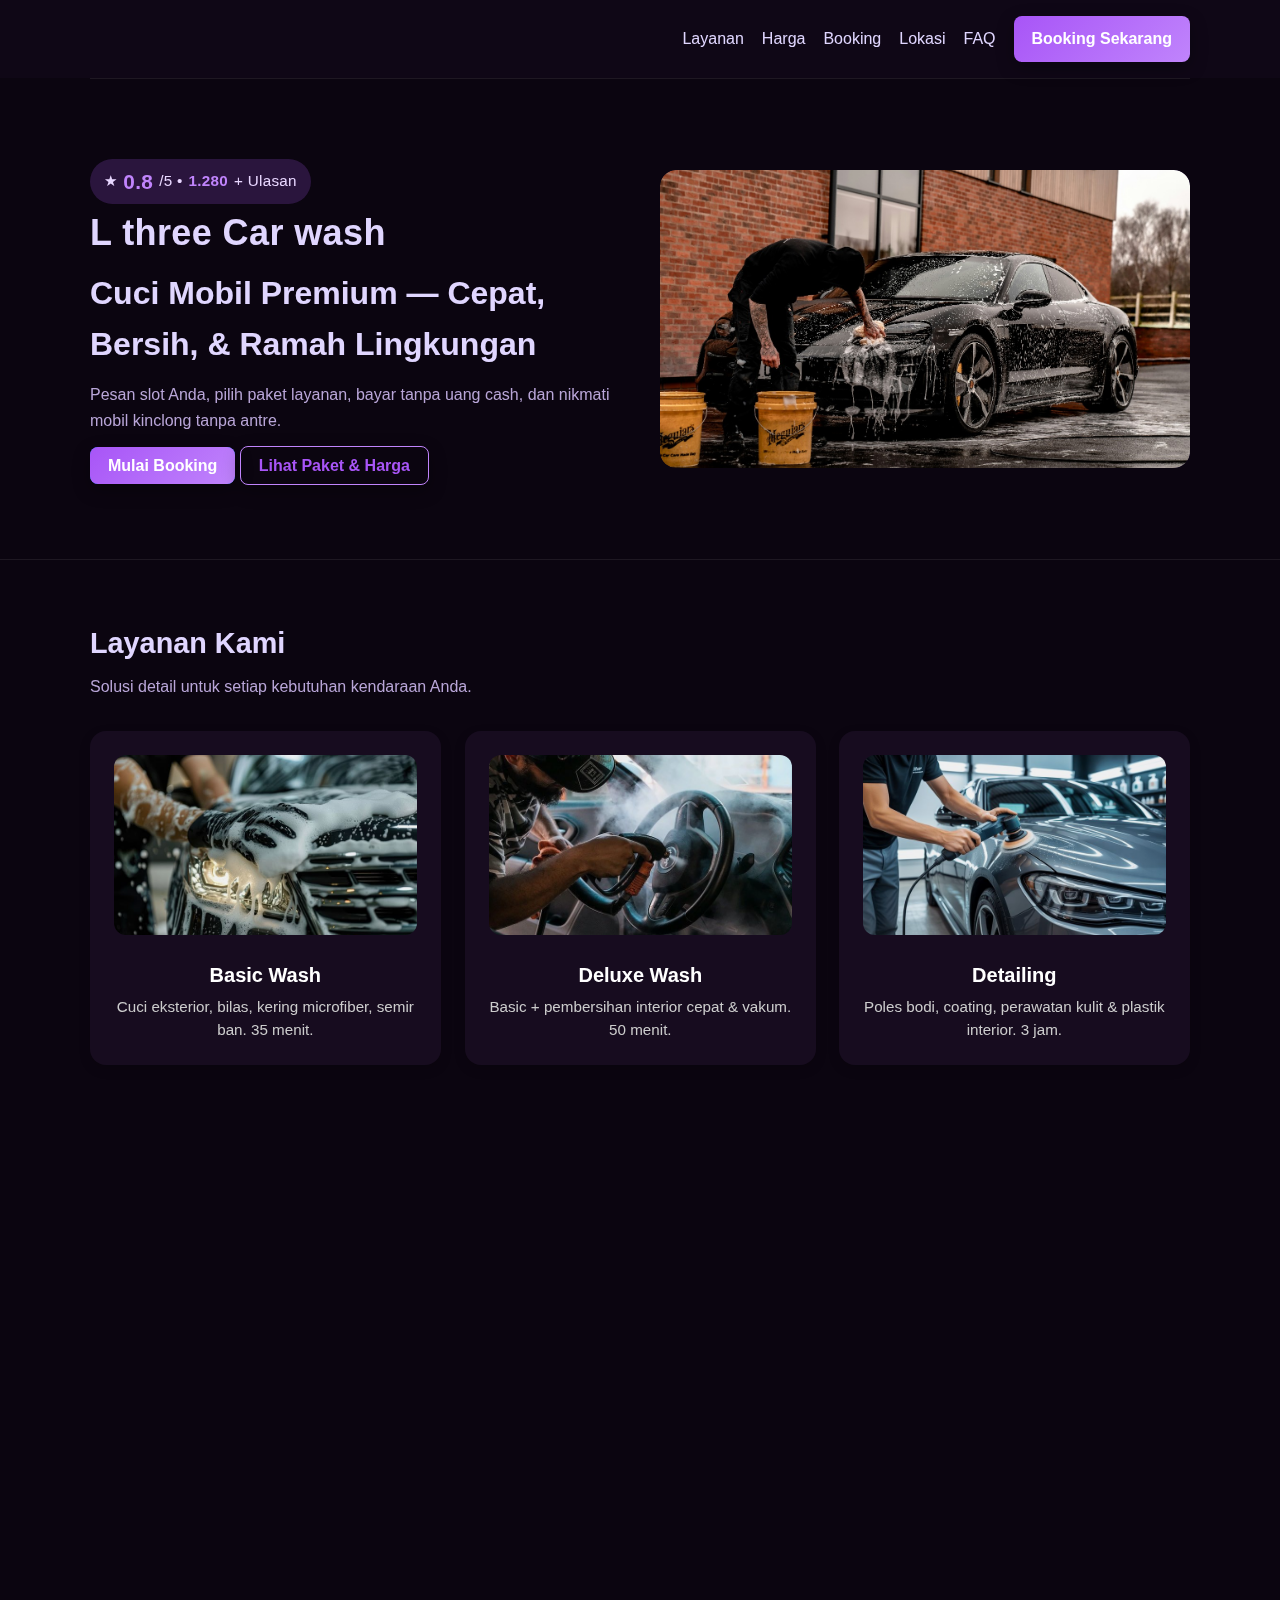
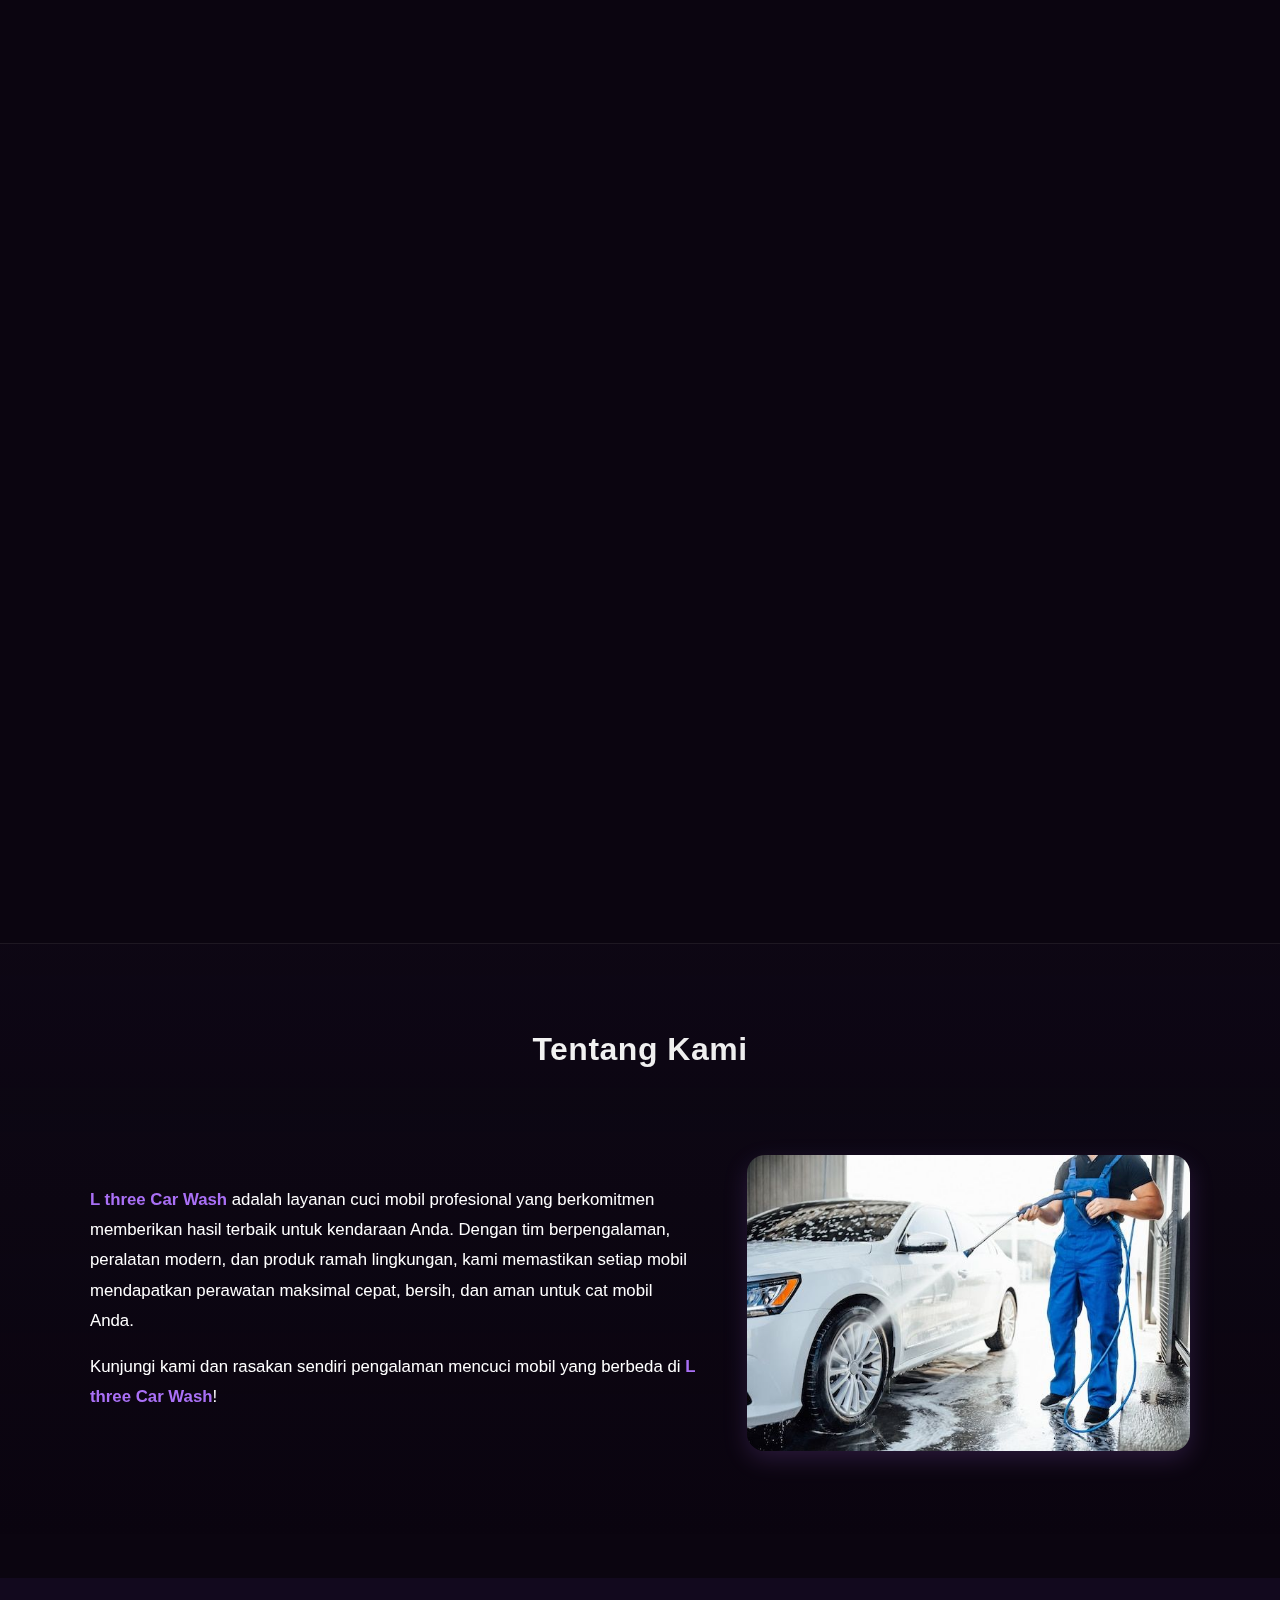
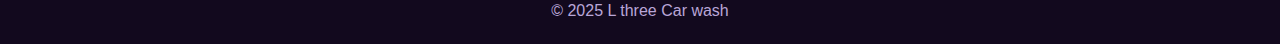
<file: index.html>
<!DOCTYPE html>
<html lang="id">
<head>
  <meta charset="UTF-8" />
  <meta name="viewport" content="width=device-width, initial-scale=1.0" />
  <title>L three Car wash — Cuci Mobil & Booking Online</title>
  <link rel="stylesheet" href="style.css" />
  <!-- Menambahkan defer agar script dieksekusi setelah DOM selesai diparse -->
  <script src="script.js" defer></script>

  <!-- Tambahan: CSS untuk efek hover/scale dan perubahan warna pada card layanan -->
  <style>
    /* Efek scale/raise untuk kartu layanan + transisi warna (pakai variabel tema) */
    .card.service {
      transition: transform 240ms cubic-bezier(.2,.8,.2,1),
                  box-shadow 240ms,
                  background-color 240ms,
                  color 240ms;
      transform-origin: center;
      will-change: transform, background-color;
      cursor: pointer;
      position: relative;
      z-index: 1;
      background-color: var(--card-bg);
      color: inherit;
    }

    .card.service:hover,
    .card.service:focus {
      transform: translateY(-6px) scale(1.03);
      box-shadow: 0 12px 30px rgba(92,48,177,0.10);
      z-index: 2;
      outline: none;
      background-color: var(--card-hover-bg);
    }

    /* Ubah warna judul saat hover untuk menonjolkan */
    .card.service:hover h3,
    .card.service:focus h3 {
      color: var(--primary);
      transition: color 200ms;
    }

    /* Fokus keyboard */
    .card.service:focus {
      outline: 3px solid rgba(108,76,210,0.12);
      outline-offset: 4px;
    }

    .card.service:active {
      transform: translateY(-2px) scale(1.02);
    }

    /* Entrance animation (initial hidden -> reveal on .is-loaded) */
    .hero,
    .card.service {
      opacity: 0;
      transform: translateY(10px) scale(0.995);
      transition: opacity 520ms cubic-bezier(.2,.8,.2,1),
                  transform 520ms cubic-bezier(.2,.8,.2,1);
      will-change: opacity, transform;
    }

    .is-loaded .hero { opacity: 1; transform: none; transition-delay: 120ms; }
    .is-loaded .card.service { opacity: 1; transform: none; }

    /* Ensure hover still responsive after load */
    html.is-loaded .card.service:hover,
    html.is-loaded .card.service:focus {
      transform: translateY(-8px) scale(1.035);
      transition-delay: 0ms;
      background-color: var(--card-hover-bg);
    }

    /* Respect reduced motion */
    @media (prefers-reduced-motion: reduce) {
      .hero,
      .card.service {
        transition: none;
        transform: none;
        opacity: 1;
      }
    }
  </style>
</head>
<body>
  <!-- Header -->
  <header>
    <div class="container nav">
      <a href="#top" class="brand">
  <span class="brand-title">L three Car wash</span>
      </a>
      <nav class="links">
        <a href="#layanan">Layanan</a>
        <a href="#harga">Harga</a>
        <a href="#booking">Booking</a>
  <!-- Link Pembayaran dihapus -->
        <a href="#lokasi">Lokasi</a>
        <a href="#faq">FAQ</a>
  <a href="#booking" id="booking-now" class="btn">Booking Sekarang</a>
      </nav>
    </div>
  </header>

  <!-- Hero -->
  <section class="hero container" id="top">
    <div class="wrap">
      <div>
        <span class="badge">
          ★<span class="rating" data-target="4.9">0.0</span>/5 • 
        <span class="reviews" data-target="2500">0</span>+ Ulasan
        </span>

  <h1 class="site-title">L three Car wash</h1>
        <h1>Cuci Mobil Premium — Cepat, Bersih, & Ramah Lingkungan</h1>
        <p class="lead">
          Pesan slot Anda, pilih paket layanan, bayar tanpa uang cash, dan nikmati mobil kinclong tanpa antre.
        </p>
        <div class="cta">
          <a href="#booking" class="btn scale-anim">Mulai Booking</a>
          <a href="#harga" class="btn alt scale-anim">Lihat Paket & Harga</a>
        </div>
      </div>
      <div class="car">
  <div class="imgbox">
    <!-- Gambar mobil -->
    <img src="assets/image/WhatsApp Image 2025-10-18 at 18.11.16.jpeg" alt="Mobil contoh" class="hero-img" />

    <!-- Efek cahaya bergerak -->
    <div class="shine-overlay"></div>

    <!-- Efek kilau / sparkle -->
    <div class="sparkle"></div>
  </div>
</div>

    </div>
  </section>

  <section id="layanan">
  <div class="container">
    <h2>Layanan Kami</h2>
    <p class="sub">Solusi detail untuk setiap kebutuhan kendaraan Anda.</p>

    <div class="grid cards">
      <!-- Basic Wash -->
      <article class="card service" tabindex="0" role="button">
        <div class="service-img">
          <img src="assets/image/Cleaning car hand transportation automobile….jpg" alt="Cuci mobil basic">
        </div>
        <h3>Basic Wash</h3>
        <p>Cuci eksterior, bilas, kering microfiber, semir ban. 35 menit.</p>
      </article>

      <!-- Deluxe Wash -->
      <article class="card service" tabindex="0" role="button">
        <div class="service-img">
          <img src="assets/image/ebcb3ebc-ab9e-465b-9a32-6ddee1ba338e.jpg" alt="Cuci mobil deluxe">
        </div>
        <h3>Deluxe Wash</h3>
        <p>Basic + pembersihan interior cepat & vakum. 50 menit.</p>
      </article>

      <!-- Detailing -->
      <article class="card service" tabindex="0" role="button">
        <div class="service-img">
          <img src="assets/image/Poles.jpg" alt="Layanan detailing mobil">
        </div>
        <h3>Detailing</h3>
        <p>Poles bodi, coating, perawatan kulit & plastik interior. 3 jam.</p>
      </article>
    </div>
  </div>
</section>


  <!-- Harga -->
  <section id="harga">
    <div class="container">
      <h2>Paket & Harga</h2>
      <p class="sub">Transparan & fleksibel. Pilih paket sesuai kebutuhan Anda.</p>
      <div class="pricing">
  <div class="price-card">
    <div class="tag">Hemat</div>
    <h3>Basic</h3>
    <div class="big">Rp50.000</div>
    <!-- Rating -->
    <div class="rating-stars" data-rating="4.5">
      ★★★★☆
      <span class="rating-value">4.5/5</span>
    </div>
    <p>Cuci eksterior + kering + semir ban.</p>
    <button class="btn bayar-paket" data-paket="Basic">Bayar Sekarang</button>
  </div>

  <div class="price-card">
    <div class="tag">Populer</div>
    <h3>Deluxe</h3>
    <div class="big">Rp65.000</div>
    <!-- Rating -->
    <div class="rating-stars" data-rating="4.8">
      ★★★★★
      <span class="rating-value">4.8/5</span>
    </div>
    <p>Termasuk vakum interior & quick detailer.</p>
    <button class="btn bayar-paket" data-paket="Deluxe">Bayar Sekarang</button>
  </div>

  <div class="price-card">
    <div class="tag">Pro</div>
    <h3>Detailing</h3>
    <div class="big">Rp100.000</div>
    <!-- Rating -->
    <div class="rating-stars" data-rating="4.9">
      ★★★★★
      <span class="rating-value">4.9/5</span>
    </div>
    <p>Poles, coating, & proteksi cat.</p>
    <button class="btn bayar-paket" data-paket="Detailing">Bayar Sekarang</button>
  </div>
</div>
<!-- MODAL PEMBAYARAN -->
<div id="modal-paket" class="modal" style="display:none;">
  <div class="modal-content">
    <span class="close-modal" id="close-modal-paket">&times;</span>
    <h2>Pembayaran Paket</h2>
    <div class="booking-info">
      <p><strong>Paket:</strong> <span id="paket-nama"></span></p>
    </div>
    <button class="btn" id="btn-bayar-paket">Bayar Sekarang</button>
  </div>
</div>

<!-- NOTIFIKASI -->
<div id="notif" class="notif" style="display:none;">
  <p>Pembayaran berhasil! Terima kasih telah melakukan transaksi 😊</p>
</div>
      </div>
    </div>
  </section>

  <!-- Booking -->
  <section id="booking">
    <div class="container">
      <h2>Booking Online</h2>
      <form class="card">
        <div class="form">
          <div class="field col-6">
            <label>Nama Lengkap</label>
            <input type="text" placeholder="Masukan nama anda" required />
          </div>
          <div class="field col-6">
            <label>Nomor WhatsApp</label>
            <input type="tel" placeholder="08xxxxxxxxxx" required />
          </div>
          <div class="field col-6">
            <label>Tanggal</label>
            <input type="date" required />
          </div>
          <div class="field col-6">
            <label>Jam</label>
            <input type="time" required />
          </div>
          <div class="field col-6">
            <label>Paket Layanan</label>
            <select required>
              <option>Basic</option>
              <option>Deluxe</option>
              <option>Detailing</option>
              <option>Salon Interior</option>
            </select>
          </div>
          <div class="field col-6">
            <label>Tipe Kendaraan</label>
            <select required>
              <option>City Car</option>
              <option>Sedan</option>
              <option>SUV</option>
              <option>MPV</option>
              <option>Pickup</option>
            </select>
          </div>
          <div class="field col-12">
            <label>Catatan Tambahan</label>
            <textarea rows="3" placeholder="Plat nomor, preferensi produk, dll."></textarea>
          </div>
          <div class="col-12">
            <button class="btn" type="submit">Kunci Jadwal</button>
          </div>
        </div>
      </form>
    </div>
  </section>

  <!-- Lokasi -->
  <section id="lokasi">
    <div class="container">
      <h2>Lokasi Kami</h2>
      <div class="card">
        <div class="maps-blur-wrap" style="position:relative;">
          <iframe
            src="https://www.google.com/maps/embed?pb=!1m18!1m12!1m3!1d3966.312123456789!2d106.816666!3d-6.200000!2m3!1f0!2f0!3f0!3m2!1i1024!2i768!4f13.1!3m3!1m2!1s0x2e69f1c5e6b1a1a1%3A0x123456789abcdef!2sL%20three%20Car%20Wash!5e0!3m2!1sid!2sid!4v1710000000000!5m2!1sid!2sid"
            width="100%"
            height="340"
            style="border:0;"
            allowfullscreen=""
            loading="lazy"
            referrerpolicy="no-referrer-when-downgrade">
          </iframe>
          <div class="maps-blur-overlay"></div>
        </div>
        <div class="maps-actions">
          <button id="open-gmaps" class="btn">Buka di Google Maps</button>
        </div>
      </div>
    </div>
  </section>

    <!-- Tentang Kami -->
  <section id="about" class="about-section">
    <div class="container">
      <h2>Tentang Kami</h2>
      <div class="about-content">
        <div class="about-text">
          <p>
            <strong>L three Car Wash</strong> adalah layanan cuci mobil profesional yang berkomitmen memberikan
            hasil terbaik untuk kendaraan Anda. Dengan tim berpengalaman, peralatan modern, dan produk ramah lingkungan,
            kami memastikan setiap mobil mendapatkan perawatan maksimal cepat, bersih, dan aman untuk cat mobil Anda.
          </p>
          <p>
            Kunjungi kami dan rasakan sendiri pengalaman mencuci mobil yang berbeda di
            <strong>L three Car Wash</strong>!
          </p>
        </div>
        <div class="about-image">
          <img src="assets/image/Premium Photo _ Process of professional car wash….jpg" alt="Tim L three Car Wash sedang mencuci mobil" />
        </div>
      </div>
    </div>
  </section>


  <!-- Footer -->
  <footer>
    <div class="container">
      <p>© 2025 L three Car wash</p>
    </div>
  </footer>
</body>
</html>
</file>
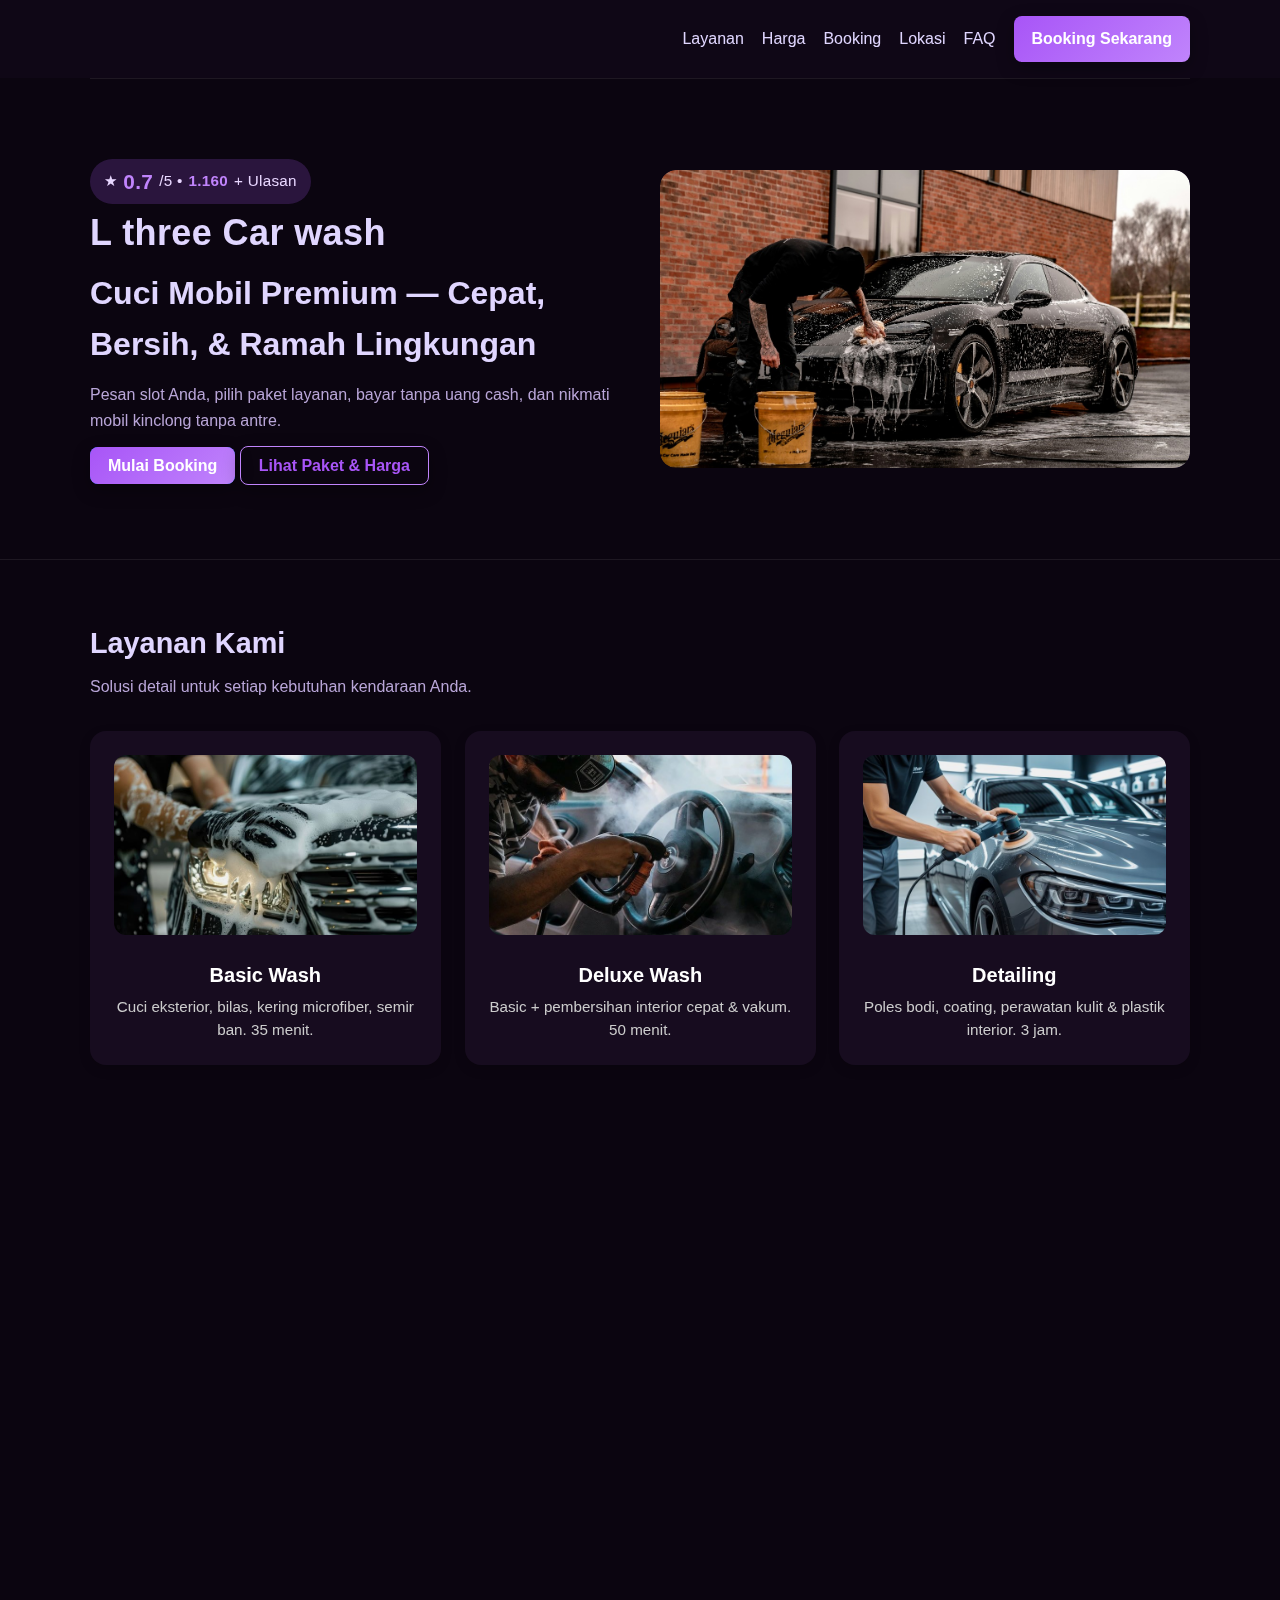
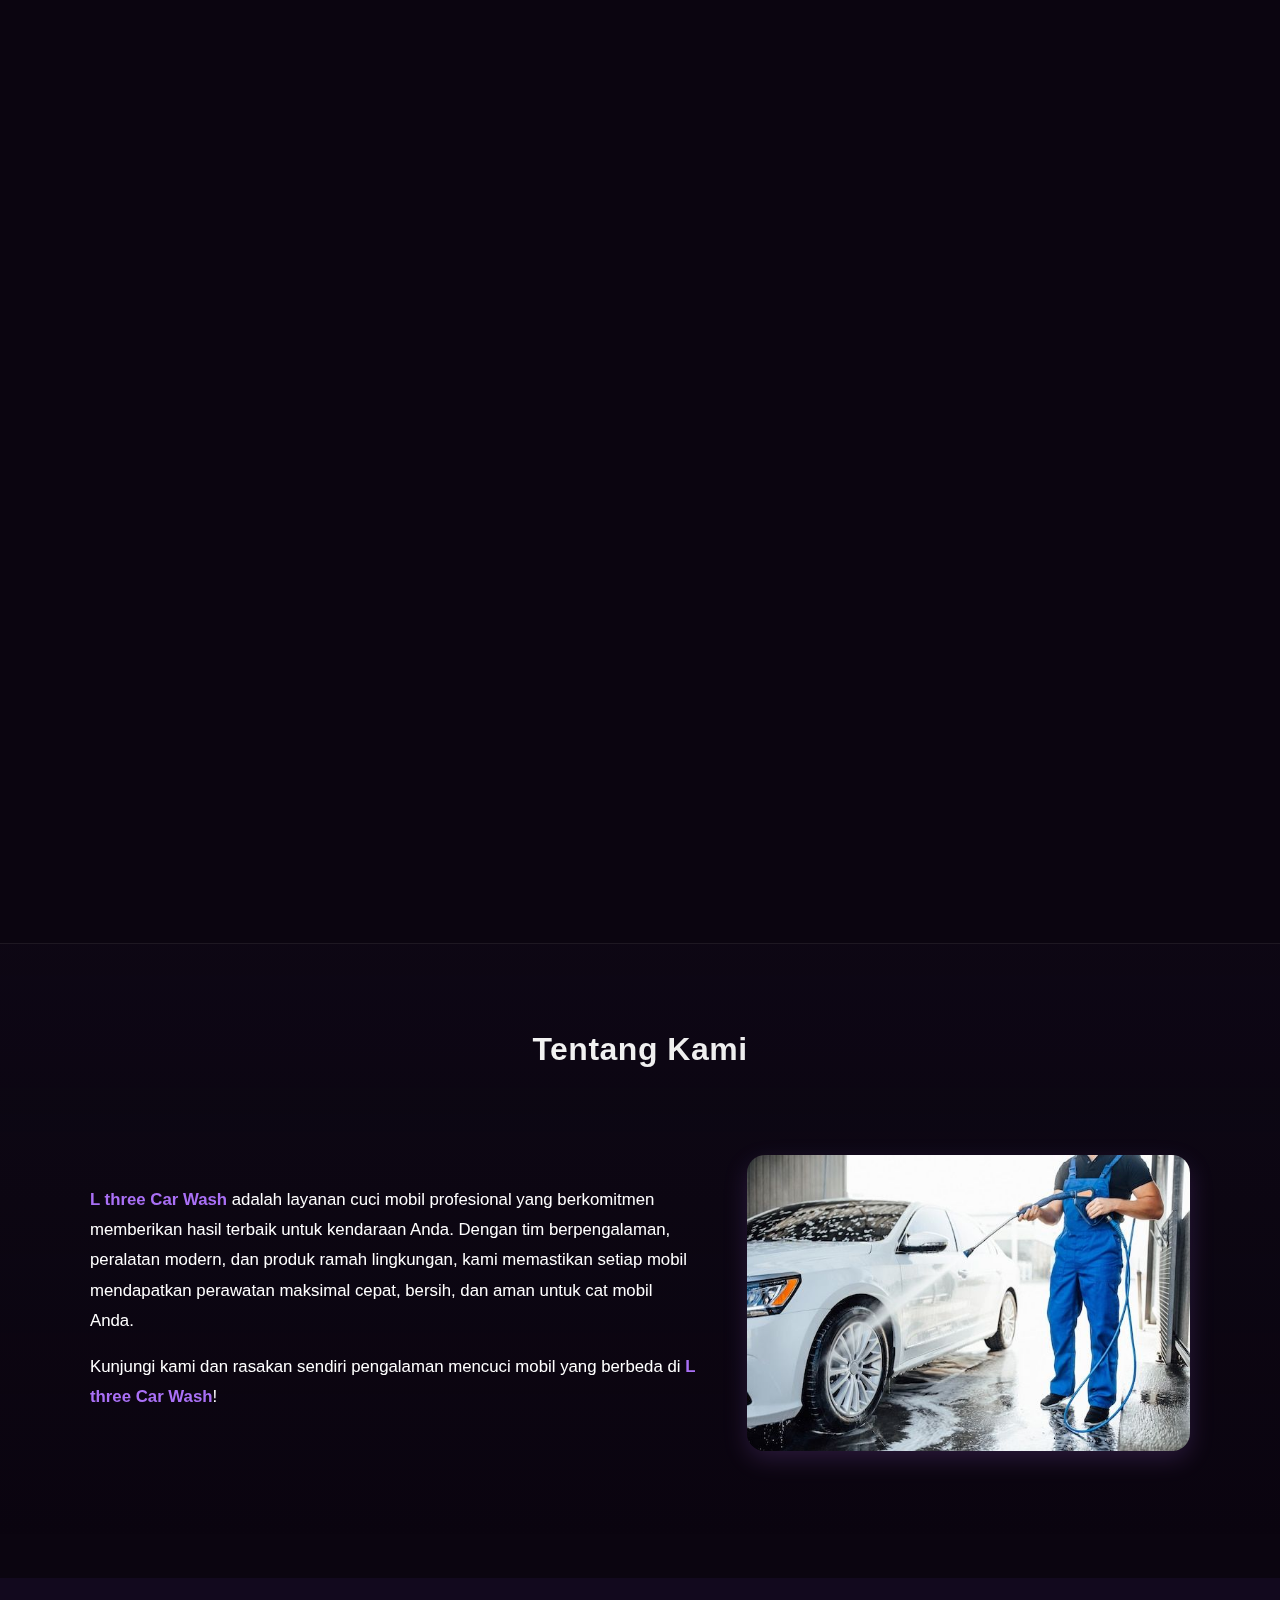
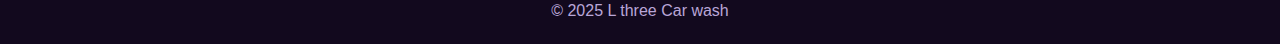
<file: Project Website/index.html>
<!DOCTYPE html>
<html lang="id">
<head>
  <meta charset="UTF-8" />
  <meta name="viewport" content="width=device-width, initial-scale=1.0" />
  <title>L three Car wash — Cuci Mobil & Booking Online</title>
  <link rel="stylesheet" href="style.css" />
  <!-- Menambahkan defer agar script dieksekusi setelah DOM selesai diparse -->
  <script src="script.js" defer></script>

  <!-- Tambahan: CSS untuk efek hover/scale dan perubahan warna pada card layanan -->
  <style>
    /* Efek scale/raise untuk kartu layanan + transisi warna (pakai variabel tema) */
    .card.service {
      transition: transform 240ms cubic-bezier(.2,.8,.2,1),
                  box-shadow 240ms,
                  background-color 240ms,
                  color 240ms;
      transform-origin: center;
      will-change: transform, background-color;
      cursor: pointer;
      position: relative;
      z-index: 1;
      background-color: var(--card-bg);
      color: inherit;
    }

    .card.service:hover,
    .card.service:focus {
      transform: translateY(-6px) scale(1.03);
      box-shadow: 0 12px 30px rgba(92,48,177,0.10);
      z-index: 2;
      outline: none;
      background-color: var(--card-hover-bg);
    }

    /* Ubah warna judul saat hover untuk menonjolkan */
    .card.service:hover h3,
    .card.service:focus h3 {
      color: var(--primary);
      transition: color 200ms;
    }

    /* Fokus keyboard */
    .card.service:focus {
      outline: 3px solid rgba(108,76,210,0.12);
      outline-offset: 4px;
    }

    .card.service:active {
      transform: translateY(-2px) scale(1.02);
    }

    /* Entrance animation (initial hidden -> reveal on .is-loaded) */
    .hero,
    .card.service {
      opacity: 0;
      transform: translateY(10px) scale(0.995);
      transition: opacity 520ms cubic-bezier(.2,.8,.2,1),
                  transform 520ms cubic-bezier(.2,.8,.2,1);
      will-change: opacity, transform;
    }

    .is-loaded .hero { opacity: 1; transform: none; transition-delay: 120ms; }
    .is-loaded .card.service { opacity: 1; transform: none; }

    /* Ensure hover still responsive after load */
    html.is-loaded .card.service:hover,
    html.is-loaded .card.service:focus {
      transform: translateY(-8px) scale(1.035);
      transition-delay: 0ms;
      background-color: var(--card-hover-bg);
    }

    /* Respect reduced motion */
    @media (prefers-reduced-motion: reduce) {
      .hero,
      .card.service {
        transition: none;
        transform: none;
        opacity: 1;
      }
    }
  </style>
</head>
<body>
  <!-- Header -->
  <header>
    <div class="container nav">
      <a href="#top" class="brand">
  <span class="brand-title">L three Car wash</span>
      </a>
      <nav class="links">
        <a href="#layanan">Layanan</a>
        <a href="#harga">Harga</a>
        <a href="#booking">Booking</a>
  <!-- Link Pembayaran dihapus -->
        <a href="#lokasi">Lokasi</a>
        <a href="#faq">FAQ</a>
  <a href="#booking" id="booking-now" class="btn">Booking Sekarang</a>
      </nav>
    </div>
  </header>

  <!-- Hero -->
  <section class="hero container" id="top">
    <div class="wrap">
      <div>
        <span class="badge">
          ★<span class="rating" data-target="4.9">0.0</span>/5 • 
        <span class="reviews" data-target="2500">0</span>+ Ulasan
        </span>

  <h1 class="site-title">L three Car wash</h1>
        <h1>Cuci Mobil Premium — Cepat, Bersih, & Ramah Lingkungan</h1>
        <p class="lead">
          Pesan slot Anda, pilih paket layanan, bayar tanpa uang cash, dan nikmati mobil kinclong tanpa antre.
        </p>
        <div class="cta">
          <a href="#booking" class="btn scale-anim">Mulai Booking</a>
          <a href="#harga" class="btn alt scale-anim">Lihat Paket & Harga</a>
        </div>
      </div>
      <div class="car">
  <div class="imgbox">
    <!-- Gambar mobil -->
    <img src="assets/image/WhatsApp Image 2025-10-18 at 18.11.16.jpeg" alt="Mobil contoh" class="hero-img" />

    <!-- Efek cahaya bergerak -->
    <div class="shine-overlay"></div>

    <!-- Efek kilau / sparkle -->
    <div class="sparkle"></div>
  </div>
</div>

    </div>
  </section>

  <section id="layanan">
  <div class="container">
    <h2>Layanan Kami</h2>
    <p class="sub">Solusi detail untuk setiap kebutuhan kendaraan Anda.</p>

    <div class="grid cards">
      <!-- Basic Wash -->
      <article class="card service" tabindex="0" role="button">
        <div class="service-img">
          <img src="assets/image/Cleaning car hand transportation automobile….jpg" alt="Cuci mobil basic">
        </div>
        <h3>Basic Wash</h3>
        <p>Cuci eksterior, bilas, kering microfiber, semir ban. 35 menit.</p>
      </article>

      <!-- Deluxe Wash -->
      <article class="card service" tabindex="0" role="button">
        <div class="service-img">
          <img src="assets/image/ebcb3ebc-ab9e-465b-9a32-6ddee1ba338e.jpg" alt="Cuci mobil deluxe">
        </div>
        <h3>Deluxe Wash</h3>
        <p>Basic + pembersihan interior cepat & vakum. 50 menit.</p>
      </article>

      <!-- Detailing -->
      <article class="card service" tabindex="0" role="button">
        <div class="service-img">
          <img src="assets/image/_Durabilité céramique _ Impact du polissage annuel….jpg" alt="Layanan detailing mobil">
        </div>
        <h3>Detailing</h3>
        <p>Poles bodi, coating, perawatan kulit & plastik interior. 3 jam.</p>
      </article>
    </div>
  </div>
</section>


  <!-- Harga -->
  <section id="harga">
    <div class="container">
      <h2>Paket & Harga</h2>
      <p class="sub">Transparan & fleksibel. Pilih paket sesuai kebutuhan Anda.</p>
      <div class="pricing">
  <div class="price-card">
    <div class="tag">Hemat</div>
    <h3>Basic</h3>
    <div class="big">Rp50.000</div>
    <!-- Rating -->
    <div class="rating-stars" data-rating="4.5">
      ★★★★☆
      <span class="rating-value">4.5/5</span>
    </div>
    <p>Cuci eksterior + kering + semir ban.</p>
    <button class="btn bayar-paket" data-paket="Basic">Bayar Sekarang</button>
  </div>

  <div class="price-card">
    <div class="tag">Populer</div>
    <h3>Deluxe</h3>
    <div class="big">Rp65.000</div>
    <!-- Rating -->
    <div class="rating-stars" data-rating="4.8">
      ★★★★★
      <span class="rating-value">4.8/5</span>
    </div>
    <p>Termasuk vakum interior & quick detailer.</p>
    <button class="btn bayar-paket" data-paket="Deluxe">Bayar Sekarang</button>
  </div>

  <div class="price-card">
    <div class="tag">Pro</div>
    <h3>Detailing</h3>
    <div class="big">Rp100.000</div>
    <!-- Rating -->
    <div class="rating-stars" data-rating="4.9">
      ★★★★★
      <span class="rating-value">4.9/5</span>
    </div>
    <p>Poles, coating, & proteksi cat.</p>
    <button class="btn bayar-paket" data-paket="Detailing">Bayar Sekarang</button>
  </div>
</div>
<!-- MODAL PEMBAYARAN -->
<div id="modal-paket" class="modal" style="display:none;">
  <div class="modal-content">
    <span class="close-modal" id="close-modal-paket">&times;</span>
    <h2>Pembayaran Paket</h2>
    <div class="booking-info">
      <p><strong>Paket:</strong> <span id="paket-nama"></span></p>
    </div>
    <button class="btn" id="btn-bayar-paket">Bayar Sekarang</button>
  </div>
</div>

<!-- NOTIFIKASI -->
<div id="notif" class="notif" style="display:none;">
  <p>Pembayaran berhasil! Terima kasih telah melakukan transaksi 😊</p>
</div>
      </div>
    </div>
  </section>

  <!-- Booking -->
  <section id="booking">
    <div class="container">
      <h2>Booking Online</h2>
      <form class="card">
        <div class="form">
          <div class="field col-6">
            <label>Nama Lengkap</label>
            <input type="text" placeholder="Masukan nama anda" required />
          </div>
          <div class="field col-6">
            <label>Nomor WhatsApp</label>
            <input type="tel" placeholder="08xxxxxxxxxx" required />
          </div>
          <div class="field col-6">
            <label>Tanggal</label>
            <input type="date" required />
          </div>
          <div class="field col-6">
            <label>Jam</label>
            <input type="time" required />
          </div>
          <div class="field col-6">
            <label>Paket Layanan</label>
            <select required>
              <option>Basic</option>
              <option>Deluxe</option>
              <option>Detailing</option>
              <option>Salon Interior</option>
            </select>
          </div>
          <div class="field col-6">
            <label>Tipe Kendaraan</label>
            <select required>
              <option>City Car</option>
              <option>Sedan</option>
              <option>SUV</option>
              <option>MPV</option>
              <option>Pickup</option>
            </select>
          </div>
          <div class="field col-12">
            <label>Catatan Tambahan</label>
            <textarea rows="3" placeholder="Plat nomor, preferensi produk, dll."></textarea>
          </div>
          <div class="col-12">
            <button class="btn" type="submit">Kunci Jadwal</button>
          </div>
        </div>
      </form>
    </div>
  </section>

  <!-- Lokasi -->
  <section id="lokasi">
    <div class="container">
      <h2>Lokasi Kami</h2>
      <div class="card">
        <div class="maps-blur-wrap" style="position:relative;">
          <iframe
            src="https://www.google.com/maps/embed?pb=!1m18!1m12!1m3!1d3966.312123456789!2d106.816666!3d-6.200000!2m3!1f0!2f0!3f0!3m2!1i1024!2i768!4f13.1!3m3!1m2!1s0x2e69f1c5e6b1a1a1%3A0x123456789abcdef!2sL%20three%20Car%20Wash!5e0!3m2!1sid!2sid!4v1710000000000!5m2!1sid!2sid"
            width="100%"
            height="340"
            style="border:0;"
            allowfullscreen=""
            loading="lazy"
            referrerpolicy="no-referrer-when-downgrade">
          </iframe>
          <div class="maps-blur-overlay"></div>
        </div>
        <div class="maps-actions">
          <button id="open-gmaps" class="btn">Buka di Google Maps</button>
        </div>
      </div>
    </div>
  </section>

    <!-- Tentang Kami -->
  <section id="about" class="about-section">
    <div class="container">
      <h2>Tentang Kami</h2>
      <div class="about-content">
        <div class="about-text">
          <p>
            <strong>L three Car Wash</strong> adalah layanan cuci mobil profesional yang berkomitmen memberikan
            hasil terbaik untuk kendaraan Anda. Dengan tim berpengalaman, peralatan modern, dan produk ramah lingkungan,
            kami memastikan setiap mobil mendapatkan perawatan maksimal cepat, bersih, dan aman untuk cat mobil Anda.
          </p>
          <p>
            Kunjungi kami dan rasakan sendiri pengalaman mencuci mobil yang berbeda di
            <strong>L three Car Wash</strong>!
          </p>
        </div>
        <div class="about-image">
          <img src="assets/image/Premium Photo _ Process of professional car wash….jpg" alt="Tim L three Car Wash sedang mencuci mobil" />
        </div>
      </div>
    </div>
  </section>


  <!-- Footer -->
  <footer>
    <div class="container">
      <p>© 2025 L three Car wash</p>
    </div>
  </footer>
</body>
</html>
</file>
<file: style.css>
.modal-content {
  text-align: center;
  display: flex;
  flex-direction: column;
  align-items: center;
  justify-content: center;
  padding: 24px;
  
}
.modal-content h2 {
  width: 100%;
  margin-bottom: 18px;
}
.modal-content .booking-info {
  width: 100%;
  margin-bottom: 16px;
}

/* Blur overlay for Google Maps embed */
.maps-blur-wrap {
  position: relative;
}
.maps-blur-overlay {
  position: absolute;
  left: 0; top: 0; width: 100%; height: 100%;
  z-index: 2;
  pointer-events: auto;
  background: rgba(20,12,30,0.12);
  backdrop-filter: blur(4px);
  -webkit-backdrop-filter: blur(4px);
  transition: opacity 0.3s;
  border-radius: 16px;
}
.maps-blur-wrap:hover .maps-blur-overlay {
  opacity: 0;
  pointer-events: none;
}
/* Paksa icon kalender dan jam di input booking online jadi putih (Chrome/Edge/Safari) */
input[type="date"]::-webkit-calendar-picker-indicator,
input[type="time"]::-webkit-calendar-picker-indicator {
  filter: brightness(0) invert(1) grayscale(1) contrast(100);
  opacity: 1;
}
input[type="date"]::-webkit-calendar-picker-indicator {
  background-image: url('data:image/svg+xml;utf8,<svg fill="white" xmlns="http://www.w3.org/2000/svg" viewBox="0 0 24 24"><rect fill="none" height="24" width="24"/><path d="M19,4h-1V2h-2v2H8V2H6v2H5C3.9,4,3,4.9,3,6v14c0,1.1,0.9,2,2,2h14c1.1,0,2-0.9,2-2V6C21,4.9,20.1,4,19,4z M19,20H5V9h14V20z M19,7H5V6h14V7z"/></svg>');
  background-repeat: no-repeat;
  background-position: center right;
}
input[type="time"]::-webkit-calendar-picker-indicator {
  background-image: url('data:image/svg+xml;utf8,<svg fill="white" xmlns="http://www.w3.org/2000/svg" viewBox="0 0 24 24"><rect fill="none" height="24" width="24"/><path d="M12,8v5h5v-2h-3V8H12z M12,4C7.03,4,3,8.03,3,13s4.03,9,9,9s9-4.03,9-9S16.97,4,12,4z M12,20c-3.86,0-7-3.14-7-7s3.14-7,7-7 s7,3.14,7,7S15.86,20,12,20z"/></svg>');
  background-repeat: no-repeat;
  background-position: center right;
}
/* Paksa icon tanggal dan jam di input booking online jadi putih (cross-browser) */
input[type="date"], input[type="time"] {
  color-scheme: dark;
  color: var(--text);
}
input[type="date"]::-webkit-calendar-picker-indicator,
input[type="time"]::-webkit-calendar-picker-indicator {
  filter: brightness(0) invert(1) grayscale(1) contrast(100);
  opacity: 1;
}
input[type="date"]::-ms-input-placeholder,
input[type="time"]::-ms-input-placeholder {
  color: var(--text);
}
input[type="date"]::-moz-placeholder,
input[type="time"]::-moz-placeholder {
  color: var(--text);
}
input[type="date"]::-webkit-input-placeholder,
input[type="time"]::-webkit-input-placeholder {
  color: var(--text);
}
input[type="date"]:focus::-webkit-calendar-picker-indicator,
input[type="time"]:focus::-webkit-calendar-picker-indicator {
  filter: brightness(0) invert(1) grayscale(1) contrast(100);
  opacity: 1;
}
/* Warna putih untuk icon tanggal dan jam di input booking */
input[type="date"], input[type="time"] {
  color-scheme: dark;
  color: var(--text);
}
input[type="date"]::-webkit-calendar-picker-indicator,
input[type="time"]::-webkit-calendar-picker-indicator {
  filter: invert(1);
}
:root {
  --bg: #0f0817;
  --card: #1a1025;
  --text: #f0e6ff;
  --muted: #b9a6d8;
  --brand: #a855f7;
  --accent: #c084fc;
  --radius: 16px;
  --shadow: 0 6px 18px rgba(0, 0, 0, 0.3);
}

/* Reset & Base */
* { box-sizing: border-box; margin: 0; padding: 0; }
body {
  background: var(--bg);
  color: var(--text);
  font-family: "Poppins", sans-serif;
  line-height: 1.6;
}
a { color: inherit; text-decoration: none; }

/* Layout */
.container { width: min(1100px, 90%); margin: auto; }
header { background: rgba(15, 8, 23, 0.9); backdrop-filter: blur(10px); position: sticky; top: 0; z-index: 100;  }
.nav { display: flex; justify-content: space-between; align-items: center; padding: 12px 0; }
.logo { width: 40px; height: 40px; border-radius: 12px; background: radial-gradient(circle, var(--brand), var(--accent)); }
@keyframes brand-fadein {
  0% { opacity: 0; transform: translateY(-30px) scale(0.9); }
  60% { opacity: 1; transform: translateY(8px) scale(1.08); }
  100% { opacity: 1; transform: translateY(0) scale(1); }
}
.brand-title {
  font-size: 2.1rem;
  font-family: 'Poppins', 'Segoe UI', Arial, sans-serif;
  font-weight: 800;
  letter-spacing: 1.5px;
  color: #fff;
  text-shadow: 0 2px 12px rgba(168,85,247,0.18), 0 1px 0 #fff;
  margin-left: 10px;
  margin-right: 10px;
  display: inline-block;
  opacity: 0;
  animation: brand-fadein 0.9s cubic-bezier(.4,2,.3,1) 0.1s forwards;
  cursor: pointer;
  transition: color 0.18s, text-shadow 0.18s, transform 0.22s cubic-bezier(.4,2,.3,1);
}
.brand-title:hover, .brand-title:focus-visible {
  transform: scale(1.13);
  color: var(--brand);
  text-shadow: 0 4px 24px rgba(168,85,247,0.28), 0 1px 0 #fff;
}
@media (max-width: 768px) {
  .brand-title { font-size: 1.4rem; }
}
.links { display: flex; gap: 18px; align-items: center; }
.links a {
  cursor: pointer;
  transition: transform 0.18s cubic-bezier(.4,2,.3,1), box-shadow 0.18s;
}
.links a:hover {
  transform: scale(1.12) translateY(-2px);
  box-shadow: 0 4px 18px rgba(168,85,247,0.12);
  color: var(--brand);
}
.btn {
  background: linear-gradient(135deg, var(--brand), var(--accent));
  padding: 10px 16px;
  border-radius: 12px;
  color: #fff;
  font-weight: 600;
  box-shadow: var(--shadow);
  cursor: pointer;
  transition: transform 0.18s cubic-bezier(.4,2,.3,1), box-shadow 0.18s, background 0.18s, filter 0.18s;
}
.btn.alt {
  background: transparent;
  border: 1.5px solid var(--accent);
  color: var(--brand);
  transition: transform 0.18s cubic-bezier(.4,2,.3,1), box-shadow 0.18s, background 0.18s, color 0.18s;
}
.btn:hover {
  transform: scale(1.12) translateY(-2px);
  box-shadow: 0 8px 32px rgba(168,85,247,0.22);
  filter: brightness(1.13);
  background: linear-gradient(135deg, var(--accent), var(--brand));
}
.btn.alt:hover {
  background: var(--brand);
  color: #fff;
  border-color: var(--brand);
  transform: scale(1.12) translateY(-2px);
  box-shadow: 0 8px 32px rgba(168,85,247,0.22);
}
.btn:active, .btn.alt:active {
  transform: scale(0.96);
  filter: brightness(0.95);
}

/* Hero */
.hero { padding: 80px 0; }

/* wrap inside hero needs to be the grid so layout works even when .wrap is used */
.hero .wrap {
  display: grid;
  grid-template-columns: 1fr 1fr;
  gap: 40px;
  align-items: center;
}
.badge {
  display: inline-block;
  background: rgba(168, 85, 247, 0.2);
  padding: 6px 12px;
  border-radius: 999px;
  font-size: 0.9rem;
}
.lead { color: var(--muted); margin: 12px 0 20px; }
.imgbox {
  background: radial-gradient(circle at 70% 20%, #321b55, #0f0817);
  border-radius: var(--radius);
  aspect-ratio: 16/9;
  position: relative; /* required for absolute sparkle overlay */
  overflow: hidden; /* clip img to radius */
  display: flex;
  align-items: center;
  justify-content: center;
}

/* Site title (L three) — lebih besar */
.site-title {
  font-size: 2.25rem;
  letter-spacing: 0.4px;
  margin-bottom: 6px;
  font-weight: 700;
}
.sparkle {
  position: absolute;
  left: 50%;
  top: 20%;
  transform: translate(-50%, -20%);
  width: 140px;
  height: 140px;
  border-radius: 50%;
  background: conic-gradient(from 0deg, var(--brand), var(--accent), var(--brand));
  filter: blur(28px);
  pointer-events: none;
  opacity: 0.9;
}

/* Gambar hero di dalam .imgbox */
.imgbox img {
  width: 100%;
  height: 100%;
  display: block;
  object-fit: cover; /* memotong/menutupi area tanpa merusak rasio */
  border-radius: var(--radius);
}

/* make sure hero content stacks nicely on small screens */
@media (max-width: 768px) {
  .hero .wrap { grid-template-columns: 1fr; gap: 24px; text-align: center; }
  .car { display: flex; justify-content: center; }
  .imgbox { aspect-ratio: 4/3; }
  .sparkle { top: 10%; transform: translate(-50%, -10%); width: 100px; height: 100px; }
  .site-title { font-size: 1.6rem; }
}

/* Sections */
section { padding: 60px 0; border-top: 1px solid rgba(255, 255, 255, 0.08); }
h2 { font-size: 1.8rem; margin-bottom: 8px; }
.section-anim {
  cursor: pointer;
  transition: color 0.18s, text-shadow 0.18s;
}
.section-anim:hover {
  color: var(--brand);
  text-shadow: 0 2px 16px rgba(168,85,247,0.18);
}
.sub { color: var(--muted); margin-bottom: 20px; }

/* Cards & Layouts */
.cards { display: grid; grid-template-columns: repeat(auto-fit, minmax(250px, 1fr)); gap: 18px; }
.card {
  background: var(--card);
  border-radius: var(--radius);
  padding: 20px;
  box-shadow: var(--shadow);
}
.card h3 { margin-bottom: 6px; }
.chip {
  background: rgba(255, 255, 255, 0.08);
  padding: 5px 10px;
  border-radius: 999px;
  font-size: 0.85rem;
}

/* Pricing */
.pricing { display: grid; grid-template-columns: repeat(auto-fit, minmax(250px, 1fr)); gap: 18px; }
.price-card {
  background: var(--card);
  padding: 24px;
  border-radius: var(--radius);
  text-align: center;
  position: relative;
}
.price-card .tag {
  position: absolute;
  top: 10px;
  right: 10px;
  font-size: 0.8rem;
  background: rgba(255, 255, 255, 0.1);
  padding: 4px 10px;
  border-radius: 999px;
}
.big { font-size: 2rem; font-weight: 700; margin: 6px 0; }

/* Form */
.form { display: grid; grid-template-columns: repeat(auto-fit, minmax(240px, 1fr)); gap: 14px; }
.field label { font-size: 0.9rem; color: var(--muted); }
input, select, textarea {
  background: #513378df;
  border: 1px solid rgba(162, 114, 227, 0.611);
  color: var(--text);
  padding: 10px;
  border-radius: 10px;
  width: 100%;
}

/* Footer */
footer {
  background: #12091e;
  text-align: center;
  padding: 20px 0;
  color: var(--muted);
  margin-top: 40px;
}

/* Toast notification */
.toast {
  position: fixed;
  right: 20px;
  bottom: 24px;
  background: linear-gradient(180deg, rgba(26,16,37,0.98), rgba(20,12,30,0.98));
  color: var(--text);
  padding: 14px 16px;
  border-radius: 12px;
  box-shadow: 0 8px 30px rgba(0,0,0,0.5);
  transform: translateY(20px);
  opacity: 0;
  transition: transform 240ms ease, opacity 240ms ease;
  z-index: 200;
  max-width: 320px;
}
.toast.show { transform: translateY(0); opacity: 1; }
.toast .message { margin-bottom: 8px; color: var(--muted); font-size: 0.95rem; }
.toast .actions { display: flex; gap: 8px; justify-content: flex-end; }
.toast .actions .btn { padding: 8px 10px; border-radius: 10px; font-size: 0.9rem; }

/* Maps actions (lokasi) */
.maps-actions { display: flex; gap: 10px; margin-top: 12px; justify-content: flex-end; }
.maps-actions .btn.alt { background: transparent; border: 1px solid rgba(192, 162, 255, 0.12); }

/* Responsive */
@media (max-width: 768px) {
  .hero { grid-template-columns: 1fr; text-align: center; }
  .cta { justify-content: center; }
}


/* ✨ Animasi Scroll */
section {
  opacity: 0;
  transform: translateY(40px);
  transition: all 0.8s ease-out;
}
section.show {
  opacity: 1;
  transform: translateY(0);
}

/* 🌗 Mode Gelap Otomatis */
body.dark-mode {
  background: #0b0510;
  color: #e0d6ff;
}

/* 🔝 Tombol Scroll ke Atas */
.scroll-top {
  position: fixed;
  bottom: 25px;
  right: 25px;
  background: linear-gradient(135deg, #a855f7, #c084fc);
  border: none;
  color: white;
  font-size: 18px;
  padding: 10px 14px;
  border-radius: 50%;
  cursor: pointer;
  box-shadow: 0 4px 12px rgba(0, 0, 0, 0.3);
  display: none;
  z-index: 1000;
}
.scroll-top:hover {
  transform: scale(1.1);
  transition: 0.3s;
}


/* =====================================
  🕒 TOAST BOOKING PROFESIONAL
   ===================================== */
.toast-booking {
  position: fixed;
  right: 24px;
  bottom: -120px;
  background: linear-gradient(135deg, rgba(26,16,37,0.98), rgba(20,12,30,0.98));
  color: var(--text);
  border-left: 4px solid var(--accent);
  border-radius: 16px;
  box-shadow: 0 8px 32px rgba(0,0,0,0.4);
  padding: 18px 20px 28px;
  display: flex;
  align-items: flex-start;
  gap: 14px;
  width: 360px;
  max-width: 90%;
  opacity: 0;
  transform: translateY(20px);
  transition: all 0.6s ease;
  z-index: 3000;
  overflow: hidden;
}

.toast-booking.show {
  opacity: 1;
  transform: translateY(0);
  bottom: 30px;
}

.toast-booking .toast-icon {
  font-size: 1.8rem;
  color: var(--accent);
  filter: drop-shadow(0 0 6px rgba(192,132,252,0.8));
}

.toast-booking .toast-body {
  flex: 1;
  font-size: 0.9rem;
}

.toast-booking .toast-body strong {
  display: block;
  font-size: 1.05rem;
  color: var(--accent);
  margin-bottom: 4px;
}

.toast-booking .toast-body b {
  color: var(--accent);
}

.toast-booking .toast-close {
  background: transparent;
  border: none;
  color: var(--muted);
  font-size: 1.2rem;
  cursor: pointer;
  transition: color 0.3s ease;
}

.toast-booking .toast-close:hover {
  color: var(--accent);
}

/* Progress bar */
.toast-progress {
  position: absolute;
  bottom: 0;
  left: 0;
  height: 4px;
  background: linear-gradient(90deg, var(--brand), var(--accent));
  width: 0%;
  border-radius: 0 0 12px 12px;
  transition: width 6s linear;
}


/* ============================================
   🚗 ANIMASI HERO IMAGE — EFEK VISUAL MOBIL
   ============================================ */

/* Animasi mobil melayang halus */
.hero-img {
  width: 100%;
  border-radius: var(--radius);
  object-fit: cover;
  animation: floatCar 4s ease-in-out infinite;
  position: relative;
  z-index: 1;
}

@keyframes floatCar {
  0%, 100% {
    transform: translateY(0);
  }
  50% {
    transform: translateY(-10px);
  }
}

/* Efek cahaya menggeser dari kiri ke kanan */
.shine-overlay {
  position: absolute;
  top: 0;
  left: -75%;
  width: 50%;
  height: 100%;
  background: linear-gradient(120deg, rgba(255,255,255,0) 0%, rgba(255,255,255,0.35) 50%, rgba(255,255,255,0) 100%);
  transform: skewX(-20deg);
  animation: shineMove 5s ease-in-out infinite;
  z-index: 2;
  pointer-events: none;
}

@keyframes shineMove {
  0% { left: -75%; }
  50% { left: 100%; }
  100% { left: 100%; }
}

/* Efek sparkle di sekitar mobil */
.sparkle {
  position: absolute;
  width: 6px;
  height: 6px;
  border-radius: 50%;
  background: radial-gradient(circle, #fff, transparent 60%);
  box-shadow: 0 0 10px rgba(255,255,255,0.7);
  top: 50%;
  left: 50%;
  animation: sparkleMove 6s infinite ease-in-out;
  z-index: 3;
  pointer-events: none;
}

@keyframes sparkleMove {
  0% {
    transform: translate(-50%, -50%) scale(1);
    opacity: 0.8;
  }
  25% {
    transform: translate(-70%, -80%) scale(1.2);
    opacity: 1;
  }
  50% {
    transform: translate(-30%, -30%) scale(0.9);
    opacity: 0.7;
  }
  75% {
    transform: translate(-80%, -60%) scale(1.1);
    opacity: 1;
  }
  100% {
    transform: translate(-50%, -50%) scale(1);
    opacity: 0.8;
  }
}

/* Saat hover, mobil sedikit membesar & lebih terang */
.imgbox:hover .hero-img {
  transform: scale(1.05);
  transition: transform 0.4s ease, filter 0.4s ease;
  filter: brightness(1.2);
}

/* Saat hover, cahaya bergerak lebih cepat */
.imgbox:hover .shine-overlay {
  animation: shineMove 2s ease-in-out infinite;
}


/* Efek hover untuk badge ulasan */
.badge {
  display: inline-flex;
  align-items: center;
  justify-content: center;
  gap: 6px;
  background: rgba(168, 85, 247, 0.2);
  padding: 6px 14px;
  border-radius: 999px;
  font-size: 0.95rem;
  color: #e8d7ff;
  font-weight: 500;
  letter-spacing: 0.3px;
  transition: all 0.35s ease;
  box-shadow: 0 0 0 rgba(168,85,247,0);
}

/* Efek ketika di-hover */
.badge:hover {
  transform: scale(1.12);
  background: linear-gradient(135deg, #a855f7, #c084fc);
  color: #fff;
  box-shadow: 0 0 20px rgba(192,132,252,0.6);
  cursor: pointer;
}

/* Bintang berputar lembut saat hover */
.badge:hover::before {
  content: "★";
  display: inline-block;
  margin-right: 6px;
  animation: spinStar 1s ease forwards;
}

/* Animasi bintang */
@keyframes spinStar {
  0% { transform: rotate(0deg); }
  100% { transform: rotate(360deg); }
}
@keyframes pulseGlow {
  0%, 100% { box-shadow: 0 0 10px rgba(192,132,252,0.2); }
  50% { box-shadow: 0 0 18px rgba(192,132,252,0.45); }
}

.badge {
  animation: pulseGlow 3s ease-in-out infinite;
}


/* Efek teks angka ulasan */
.badge .rating,
.badge .reviews {
  font-weight: 700;
  color: var(--accent);
  transition: color 0.4s ease;
}

.badge:hover .rating,
.badge:hover .reviews {
  color: #fff;
  text-shadow: 0 0 8px rgba(192,132,252,0.7);
}



/* ================================
   💬 TOAST NOTIFIKASI PEMBAYARAN
   ================================ */
.toast {
  position: fixed;
  right: 24px;
  bottom: -120px;
  background: linear-gradient(135deg, rgba(26,16,37,0.98), rgba(20,12,30,0.98));
  color: var(--text);
  border-radius: 14px;
  box-shadow: 0 6px 24px rgba(0,0,0,0.4);
  padding: 16px 18px;
  display: flex;
  align-items: flex-start;
  gap: 14px;
  width: 340px;
  max-width: 90%;
  opacity: 0;
  transform: translateY(20px);
  transition: all 0.5s ease;
  z-index: 2000;
}

/* Toast muncul */
.toast.show {
  opacity: 1;
  transform: translateY(0);
  bottom: 24px;
}

/* Variasi sukses */
.toast-success {
  border-left: 4px solid var(--accent);
}

/* Ikon toast */
.toast-icon {
  font-size: 1.8rem;
  filter: drop-shadow(0 0 8px rgba(192,132,252,0.8));
}

/* Isi body toast */
.toast-body {
  flex: 1;
  font-size: 0.9rem;
}
.toast-body strong {
  color: var(--accent);
  display: block;
  font-size: 1rem;
  margin-bottom: 4px;
}
.toast-body p {
  color: var(--muted);
  margin: 0;
  line-height: 1.4;
}

/* Tombol close (X) */
.toast-close {
  background: transparent;
  border: none;
  color: var(--muted);
  font-size: 1.2rem;
  cursor: pointer;
  transition: color 0.3s ease;
}
.toast-close:hover {
  color: var(--accent);
}


@keyframes modalFadeIn {
  from { opacity: 0; transform: scale(0.92); }
  to { opacity: 1; transform: scale(1); }
}
@keyframes modalFadeOut {
  from { opacity: 1; transform: scale(1); }
  to { opacity: 0; transform: scale(0.9); }
}
.fade-in .modal-content {
  animation: modalFadeIn 0.3s ease forwards;
}
.fade-out .modal-content {
  animation: modalFadeOut 0.3s ease forwards;
}




    /* --- Tentang Kami Section (Versi Ungu L three Car Wash) --- */
    #about {
      padding: 80px 0;
      background: linear-gradient(180deg, #140e2144 0%, #1d063100 100%);
      color: #f2f2f2;
      overflow: hidden;
    }

    #about h2 {
      text-align: center;
      font-size: 2rem;
      margin-bottom: 4rem;
      background: linear-gradient(90deg, #fdfdfd, #e3e3e3);
      -webkit-background-clip: text;
      -webkit-text-fill-color: transparent;
      font-weight: 700;
      letter-spacing: 0.5px;
      font-style: inherit;
    }

    .about-content {
      display: flex;
      flex-wrap: wrap;
      align-items: center;
      justify-content: space-between;
      gap: 3rem;
      margin-top: 5rem;
    }

    .about-text {
      flex: 1 1 55%;
      font-size: 1.05rem;
      line-height: 1.8;
      color: #ffffff;
    }

    .about-text strong {
      color: #aa70f6;
    }

    .about-text p {
      margin-bottom: 1rem;
    }

    .about-image {
      flex: 1 1 40%;
      text-align: center;
    }

    .about-image img {
      max-width: 100%;
      height: auto;
      border-radius: 18px;
      box-shadow: 0 8px 24px rgba(165, 106, 223, 0.2);
      transition: transform 300ms ease, box-shadow 300ms ease;
    }

    .about-image img:hover {
      transform: scale(1.04);
      box-shadow: 0 14px 32px rgba(165, 106, 223, 0.28);
    }

    /* --- Animasi masuk (fade + slide up) --- */
    #about {
      opacity: 0;
      transform: translateY(20px);
      transition: opacity 800ms cubic-bezier(.2,.8,.2,1),
                  transform 800ms cubic-bezier(.2,.8,.2,1);
      will-change: opacity, transform;
    }

    html.is-loaded #about {
      opacity: 1;
      transform: none;
      transition-delay: 250ms;
    }

    /* Responsif */
    @media (max-width: 768px) {
      .about-content {
        flex-direction: column;
      }

      .about-text, .about-image {
        flex: 1 1 100%;
        text-align: center;
      }

      #about h2 {
        font-size: 1.7rem;
      }
    }

    /* Hormati preferensi pengurangan gerakan */
    @media (prefers-reduced-motion: reduce) {
      #about {
        transition: none !important;
        opacity: 1 !important;
        transform: none !important;
      }
    }




    /* --- Rating Bintang untuk Paket Harga --- */
    .rating-stars {
      display: flex;
      align-items: center;
      justify-content: center;
      font-size: 1.1rem;
      margin-top: 0.4rem;
      color: #ffb400; /* warna emas bintang */
      font-weight: bold;
      letter-spacing: 1px;
      position: relative;
    }

    .rating-stars span.rating-value {
      font-size: 0.9rem;
      color: #555;
      margin-left: 6px;
      font-weight: normal;
    }

    /* Tambahkan efek hover pada kartu harga */
    .price-card {
      position: relative;
      border-radius: 16px;
      transition: transform 240ms ease, box-shadow 240ms ease;
    }

    .price-card:hover {
      transform: translateY(-6px);
      box-shadow: 0 10px 25px rgba(171, 98, 255, 0.25);
    }

    /* Tambahkan highlight sesuai rating */
    .price-card[data-rating-high="true"],
    .price-card:hover {
      border: 2px solid #b56ef7;
    }

    /* Warna tag agar senada */
    .price-card .tag {
      background: #b56ef7;
      color: white;
      font-weight: 600;
      padding: 4px 10px;
      border-radius: 8px;
      display: inline-block;
      font-size: 0.85rem;
    }

    /* Animasi lembut muncul */
    .rating-stars {
      opacity: 0;
      transform: translateY(5px);
      transition: opacity 500ms ease, transform 500ms ease;
    }

    html.is-loaded .rating-stars {
      opacity: 1;
      transform: none;
      transition-delay: 150ms;
    }

    /* Responsif */
    @media (max-width: 768px) {
      .rating-stars {
        font-size: 1rem;
      }
      .rating-stars span.rating-value {
        font-size: 0.85rem;
      }
    }




/* Section Harga */
#harga {
  text-align: center;
  padding: 40px 20px;
}

.paket-container {
  display: flex;
  justify-content: center;
  flex-wrap: wrap;
  gap: 25px;
}

.paket-card {
  background: rgba(192,132,252,0.7);
  border-radius: 15px;
  box-shadow: 0 4px 15px rgba(0,0,0,0.1);
  width: 280px;
  padding: 25px;
  transition: transform 0.3s ease, box-shadow 0.3s ease;
}

.paket-card:hover {
  transform: translateY(-5px);
  box-shadow: 0 6px 20px rgba(0,0,0,0.15);
}

.paket-card h3 {
  color: #007bff;
  margin-bottom: 8px;
}

.harga {
  font-size: 1.2rem;
  font-weight: bold;
  color: #222;
  margin: 10px 0;
}

.rating {
  font-size: 1.3rem;
  color: #ffcc00;
}

/* Tombol Umum */
.btn {
  background-color: #007bff;
  border: none;
  color: #fff;
  padding: 10px 18px;
  border-radius: 8px;
  cursor: pointer;
  transition: background 0.3s;
}

.btn:hover {
  background-color: #0056b3;
}

/* Modal Styling */
.modal {
  position: fixed;
  z-index: 999;
  left: 0;
  top: 0;
  width: 100%;
  height: 100%;
  background: rgba(0, 0, 0, 0.864);
  display: flex;
  align-items: center;
  justify-content: center;
}

.modal-content {
  background: rgba(82, 43, 137, 0.648);
  padding: 30px;
  border-radius: 12px;
  width: 350px;
  text-align: center;
  position: relative;
}

.close-modal {
  position: absolute;
  top: 10px;
  right: 15px;
  font-size: 24px;
  color: #555;
  cursor: pointer;
}

/* Notifikasi */
.notif {
  position: fixed;
  bottom: 30px;
  right: 30px;
  background: #4caf50;
  color: #fff;
  padding: 15px 25px;
  border-radius: 8px;
  box-shadow: 0 4px 12px rgba(0,0,0,0.2);
  animation: fadeInOut 3s ease-in-out;
}

@keyframes fadeInOut {
  0% { opacity: 0; transform: translateY(20px); }
  20%, 80% { opacity: 1; transform: translateY(0); }
  100% { opacity: 0; transform: translateY(20px); }
}


/* === Styling untuk gambar di bagian Layanan Kami === */
#layanan .card.service {
  display: flex;
  flex-direction: column;
  align-items: center;
  text-align: center;
  padding: 1.5rem;
  border-radius: 16px;
  background: rgba(165, 106, 223, 0.08);
  box-shadow: 0 4px 12px rgba(0,0,0,0.15);
  transition: transform 0.3s ease, box-shadow 0.3s ease;
}

#layanan .card.service:hover {
  transform: translateY(-8px) scale(1.03);
  box-shadow: 0 8px 24px rgba(165, 106, 223, 0.553);
}

/* Gambar di atas teks */
#layanan .service-img {
  width: 100%;
  height: 180px;
  overflow: hidden;
  border-radius: 12px;
  margin-bottom: 1rem;
  position: relative;
}

/* Efek zoom halus saat hover */
#layanan .service-img img {
  width: 100%;
  height: 100%;
  object-fit: cover;
  transition: transform 0.6s ease;
  filter: brightness(0.95);
}

#layanan .card.service:hover .service-img img {
  transform: scale(1.08);
  filter: brightness(1);
}

/* Judul dan teks */
#layanan .card.service h3 {
  margin: 0.5rem 0 0.3rem;
  font-size: 1.25rem;
  color: #fff;
}

#layanan .card.service p {
  color: #ccc;
  font-size: 0.95rem;
  line-height: 1.5;
}

/* Grid responsif */
#layanan .grid.cards {
  display: grid;
  grid-template-columns: repeat(auto-fit, minmax(260px, 1fr));
  gap: 1.5rem;
  margin-top: 2rem;
}
</file>
<file: Project Website/style.css>
.modal-content {
  text-align: center;
  display: flex;
  flex-direction: column;
  align-items: center;
  justify-content: center;
  padding: 24px;
  
}
.modal-content h2 {
  width: 100%;
  margin-bottom: 18px;
}
.modal-content .booking-info {
  width: 100%;
  margin-bottom: 16px;
}

/* Blur overlay for Google Maps embed */
.maps-blur-wrap {
  position: relative;
}
.maps-blur-overlay {
  position: absolute;
  left: 0; top: 0; width: 100%; height: 100%;
  z-index: 2;
  pointer-events: auto;
  background: rgba(20,12,30,0.12);
  backdrop-filter: blur(4px);
  -webkit-backdrop-filter: blur(4px);
  transition: opacity 0.3s;
  border-radius: 16px;
}
.maps-blur-wrap:hover .maps-blur-overlay {
  opacity: 0;
  pointer-events: none;
}
/* Paksa icon kalender dan jam di input booking online jadi putih (Chrome/Edge/Safari) */
input[type="date"]::-webkit-calendar-picker-indicator,
input[type="time"]::-webkit-calendar-picker-indicator {
  filter: brightness(0) invert(1) grayscale(1) contrast(100);
  opacity: 1;
}
input[type="date"]::-webkit-calendar-picker-indicator {
  background-image: url('data:image/svg+xml;utf8,<svg fill="white" xmlns="http://www.w3.org/2000/svg" viewBox="0 0 24 24"><rect fill="none" height="24" width="24"/><path d="M19,4h-1V2h-2v2H8V2H6v2H5C3.9,4,3,4.9,3,6v14c0,1.1,0.9,2,2,2h14c1.1,0,2-0.9,2-2V6C21,4.9,20.1,4,19,4z M19,20H5V9h14V20z M19,7H5V6h14V7z"/></svg>');
  background-repeat: no-repeat;
  background-position: center right;
}
input[type="time"]::-webkit-calendar-picker-indicator {
  background-image: url('data:image/svg+xml;utf8,<svg fill="white" xmlns="http://www.w3.org/2000/svg" viewBox="0 0 24 24"><rect fill="none" height="24" width="24"/><path d="M12,8v5h5v-2h-3V8H12z M12,4C7.03,4,3,8.03,3,13s4.03,9,9,9s9-4.03,9-9S16.97,4,12,4z M12,20c-3.86,0-7-3.14-7-7s3.14-7,7-7 s7,3.14,7,7S15.86,20,12,20z"/></svg>');
  background-repeat: no-repeat;
  background-position: center right;
}
/* Paksa icon tanggal dan jam di input booking online jadi putih (cross-browser) */
input[type="date"], input[type="time"] {
  color-scheme: dark;
  color: var(--text);
}
input[type="date"]::-webkit-calendar-picker-indicator,
input[type="time"]::-webkit-calendar-picker-indicator {
  filter: brightness(0) invert(1) grayscale(1) contrast(100);
  opacity: 1;
}
input[type="date"]::-ms-input-placeholder,
input[type="time"]::-ms-input-placeholder {
  color: var(--text);
}
input[type="date"]::-moz-placeholder,
input[type="time"]::-moz-placeholder {
  color: var(--text);
}
input[type="date"]::-webkit-input-placeholder,
input[type="time"]::-webkit-input-placeholder {
  color: var(--text);
}
input[type="date"]:focus::-webkit-calendar-picker-indicator,
input[type="time"]:focus::-webkit-calendar-picker-indicator {
  filter: brightness(0) invert(1) grayscale(1) contrast(100);
  opacity: 1;
}
/* Warna putih untuk icon tanggal dan jam di input booking */
input[type="date"], input[type="time"] {
  color-scheme: dark;
  color: var(--text);
}
input[type="date"]::-webkit-calendar-picker-indicator,
input[type="time"]::-webkit-calendar-picker-indicator {
  filter: invert(1);
}
:root {
  --bg: #0f0817;
  --card: #1a1025;
  --text: #f0e6ff;
  --muted: #b9a6d8;
  --brand: #a855f7;
  --accent: #c084fc;
  --radius: 16px;
  --shadow: 0 6px 18px rgba(0, 0, 0, 0.3);
}

/* Reset & Base */
* { box-sizing: border-box; margin: 0; padding: 0; }
body {
  background: var(--bg);
  color: var(--text);
  font-family: "Poppins", sans-serif;
  line-height: 1.6;
}
a { color: inherit; text-decoration: none; }

/* Layout */
.container { width: min(1100px, 90%); margin: auto; }
header { background: rgba(15, 8, 23, 0.9); backdrop-filter: blur(10px); position: sticky; top: 0; z-index: 100;  }
.nav { display: flex; justify-content: space-between; align-items: center; padding: 12px 0; }
.logo { width: 40px; height: 40px; border-radius: 12px; background: radial-gradient(circle, var(--brand), var(--accent)); }
@keyframes brand-fadein {
  0% { opacity: 0; transform: translateY(-30px) scale(0.9); }
  60% { opacity: 1; transform: translateY(8px) scale(1.08); }
  100% { opacity: 1; transform: translateY(0) scale(1); }
}
.brand-title {
  font-size: 2.1rem;
  font-family: 'Poppins', 'Segoe UI', Arial, sans-serif;
  font-weight: 800;
  letter-spacing: 1.5px;
  color: #fff;
  text-shadow: 0 2px 12px rgba(168,85,247,0.18), 0 1px 0 #fff;
  margin-left: 10px;
  margin-right: 10px;
  display: inline-block;
  opacity: 0;
  animation: brand-fadein 0.9s cubic-bezier(.4,2,.3,1) 0.1s forwards;
  cursor: pointer;
  transition: color 0.18s, text-shadow 0.18s, transform 0.22s cubic-bezier(.4,2,.3,1);
}
.brand-title:hover, .brand-title:focus-visible {
  transform: scale(1.13);
  color: var(--brand);
  text-shadow: 0 4px 24px rgba(168,85,247,0.28), 0 1px 0 #fff;
}
@media (max-width: 768px) {
  .brand-title { font-size: 1.4rem; }
}
.links { display: flex; gap: 18px; align-items: center; }
.links a {
  cursor: pointer;
  transition: transform 0.18s cubic-bezier(.4,2,.3,1), box-shadow 0.18s;
}
.links a:hover {
  transform: scale(1.12) translateY(-2px);
  box-shadow: 0 4px 18px rgba(168,85,247,0.12);
  color: var(--brand);
}
.btn {
  background: linear-gradient(135deg, var(--brand), var(--accent));
  padding: 10px 16px;
  border-radius: 12px;
  color: #fff;
  font-weight: 600;
  box-shadow: var(--shadow);
  cursor: pointer;
  transition: transform 0.18s cubic-bezier(.4,2,.3,1), box-shadow 0.18s, background 0.18s, filter 0.18s;
}
.btn.alt {
  background: transparent;
  border: 1.5px solid var(--accent);
  color: var(--brand);
  transition: transform 0.18s cubic-bezier(.4,2,.3,1), box-shadow 0.18s, background 0.18s, color 0.18s;
}
.btn:hover {
  transform: scale(1.12) translateY(-2px);
  box-shadow: 0 8px 32px rgba(168,85,247,0.22);
  filter: brightness(1.13);
  background: linear-gradient(135deg, var(--accent), var(--brand));
}
.btn.alt:hover {
  background: var(--brand);
  color: #fff;
  border-color: var(--brand);
  transform: scale(1.12) translateY(-2px);
  box-shadow: 0 8px 32px rgba(168,85,247,0.22);
}
.btn:active, .btn.alt:active {
  transform: scale(0.96);
  filter: brightness(0.95);
}

/* Hero */
.hero { padding: 80px 0; }

/* wrap inside hero needs to be the grid so layout works even when .wrap is used */
.hero .wrap {
  display: grid;
  grid-template-columns: 1fr 1fr;
  gap: 40px;
  align-items: center;
}
.badge {
  display: inline-block;
  background: rgba(168, 85, 247, 0.2);
  padding: 6px 12px;
  border-radius: 999px;
  font-size: 0.9rem;
}
.lead { color: var(--muted); margin: 12px 0 20px; }
.imgbox {
  background: radial-gradient(circle at 70% 20%, #321b55, #0f0817);
  border-radius: var(--radius);
  aspect-ratio: 16/9;
  position: relative; /* required for absolute sparkle overlay */
  overflow: hidden; /* clip img to radius */
  display: flex;
  align-items: center;
  justify-content: center;
}

/* Site title (L three) — lebih besar */
.site-title {
  font-size: 2.25rem;
  letter-spacing: 0.4px;
  margin-bottom: 6px;
  font-weight: 700;
}
.sparkle {
  position: absolute;
  left: 50%;
  top: 20%;
  transform: translate(-50%, -20%);
  width: 140px;
  height: 140px;
  border-radius: 50%;
  background: conic-gradient(from 0deg, var(--brand), var(--accent), var(--brand));
  filter: blur(28px);
  pointer-events: none;
  opacity: 0.9;
}

/* Gambar hero di dalam .imgbox */
.imgbox img {
  width: 100%;
  height: 100%;
  display: block;
  object-fit: cover; /* memotong/menutupi area tanpa merusak rasio */
  border-radius: var(--radius);
}

/* make sure hero content stacks nicely on small screens */
@media (max-width: 768px) {
  .hero .wrap { grid-template-columns: 1fr; gap: 24px; text-align: center; }
  .car { display: flex; justify-content: center; }
  .imgbox { aspect-ratio: 4/3; }
  .sparkle { top: 10%; transform: translate(-50%, -10%); width: 100px; height: 100px; }
  .site-title { font-size: 1.6rem; }
}

/* Sections */
section { padding: 60px 0; border-top: 1px solid rgba(255, 255, 255, 0.08); }
h2 { font-size: 1.8rem; margin-bottom: 8px; }
.section-anim {
  cursor: pointer;
  transition: color 0.18s, text-shadow 0.18s;
}
.section-anim:hover {
  color: var(--brand);
  text-shadow: 0 2px 16px rgba(168,85,247,0.18);
}
.sub { color: var(--muted); margin-bottom: 20px; }

/* Cards & Layouts */
.cards { display: grid; grid-template-columns: repeat(auto-fit, minmax(250px, 1fr)); gap: 18px; }
.card {
  background: var(--card);
  border-radius: var(--radius);
  padding: 20px;
  box-shadow: var(--shadow);
}
.card h3 { margin-bottom: 6px; }
.chip {
  background: rgba(255, 255, 255, 0.08);
  padding: 5px 10px;
  border-radius: 999px;
  font-size: 0.85rem;
}

/* Pricing */
.pricing { display: grid; grid-template-columns: repeat(auto-fit, minmax(250px, 1fr)); gap: 18px; }
.price-card {
  background: var(--card);
  padding: 24px;
  border-radius: var(--radius);
  text-align: center;
  position: relative;
}
.price-card .tag {
  position: absolute;
  top: 10px;
  right: 10px;
  font-size: 0.8rem;
  background: rgba(255, 255, 255, 0.1);
  padding: 4px 10px;
  border-radius: 999px;
}
.big { font-size: 2rem; font-weight: 700; margin: 6px 0; }

/* Form */
.form { display: grid; grid-template-columns: repeat(auto-fit, minmax(240px, 1fr)); gap: 14px; }
.field label { font-size: 0.9rem; color: var(--muted); }
input, select, textarea {
  background: #513378df;
  border: 1px solid rgba(162, 114, 227, 0.611);
  color: var(--text);
  padding: 10px;
  border-radius: 10px;
  width: 100%;
}

/* Footer */
footer {
  background: #12091e;
  text-align: center;
  padding: 20px 0;
  color: var(--muted);
  margin-top: 40px;
}

/* Toast notification */
.toast {
  position: fixed;
  right: 20px;
  bottom: 24px;
  background: linear-gradient(180deg, rgba(26,16,37,0.98), rgba(20,12,30,0.98));
  color: var(--text);
  padding: 14px 16px;
  border-radius: 12px;
  box-shadow: 0 8px 30px rgba(0,0,0,0.5);
  transform: translateY(20px);
  opacity: 0;
  transition: transform 240ms ease, opacity 240ms ease;
  z-index: 200;
  max-width: 320px;
}
.toast.show { transform: translateY(0); opacity: 1; }
.toast .message { margin-bottom: 8px; color: var(--muted); font-size: 0.95rem; }
.toast .actions { display: flex; gap: 8px; justify-content: flex-end; }
.toast .actions .btn { padding: 8px 10px; border-radius: 10px; font-size: 0.9rem; }

/* Maps actions (lokasi) */
.maps-actions { display: flex; gap: 10px; margin-top: 12px; justify-content: flex-end; }
.maps-actions .btn.alt { background: transparent; border: 1px solid rgba(192, 162, 255, 0.12); }

/* Responsive */
@media (max-width: 768px) {
  .hero { grid-template-columns: 1fr; text-align: center; }
  .cta { justify-content: center; }
}


/* ✨ Animasi Scroll */
section {
  opacity: 0;
  transform: translateY(40px);
  transition: all 0.8s ease-out;
}
section.show {
  opacity: 1;
  transform: translateY(0);
}

/* 🌗 Mode Gelap Otomatis */
body.dark-mode {
  background: #0b0510;
  color: #e0d6ff;
}

/* 🔝 Tombol Scroll ke Atas */
.scroll-top {
  position: fixed;
  bottom: 25px;
  right: 25px;
  background: linear-gradient(135deg, #a855f7, #c084fc);
  border: none;
  color: white;
  font-size: 18px;
  padding: 10px 14px;
  border-radius: 50%;
  cursor: pointer;
  box-shadow: 0 4px 12px rgba(0, 0, 0, 0.3);
  display: none;
  z-index: 1000;
}
.scroll-top:hover {
  transform: scale(1.1);
  transition: 0.3s;
}


/* =====================================
  🕒 TOAST BOOKING PROFESIONAL
   ===================================== */
.toast-booking {
  position: fixed;
  right: 24px;
  bottom: -120px;
  background: linear-gradient(135deg, rgba(26,16,37,0.98), rgba(20,12,30,0.98));
  color: var(--text);
  border-left: 4px solid var(--accent);
  border-radius: 16px;
  box-shadow: 0 8px 32px rgba(0,0,0,0.4);
  padding: 18px 20px 28px;
  display: flex;
  align-items: flex-start;
  gap: 14px;
  width: 360px;
  max-width: 90%;
  opacity: 0;
  transform: translateY(20px);
  transition: all 0.6s ease;
  z-index: 3000;
  overflow: hidden;
}

.toast-booking.show {
  opacity: 1;
  transform: translateY(0);
  bottom: 30px;
}

.toast-booking .toast-icon {
  font-size: 1.8rem;
  color: var(--accent);
  filter: drop-shadow(0 0 6px rgba(192,132,252,0.8));
}

.toast-booking .toast-body {
  flex: 1;
  font-size: 0.9rem;
}

.toast-booking .toast-body strong {
  display: block;
  font-size: 1.05rem;
  color: var(--accent);
  margin-bottom: 4px;
}

.toast-booking .toast-body b {
  color: var(--accent);
}

.toast-booking .toast-close {
  background: transparent;
  border: none;
  color: var(--muted);
  font-size: 1.2rem;
  cursor: pointer;
  transition: color 0.3s ease;
}

.toast-booking .toast-close:hover {
  color: var(--accent);
}

/* Progress bar */
.toast-progress {
  position: absolute;
  bottom: 0;
  left: 0;
  height: 4px;
  background: linear-gradient(90deg, var(--brand), var(--accent));
  width: 0%;
  border-radius: 0 0 12px 12px;
  transition: width 6s linear;
}


/* ============================================
   🚗 ANIMASI HERO IMAGE — EFEK VISUAL MOBIL
   ============================================ */

/* Animasi mobil melayang halus */
.hero-img {
  width: 100%;
  border-radius: var(--radius);
  object-fit: cover;
  animation: floatCar 4s ease-in-out infinite;
  position: relative;
  z-index: 1;
}

@keyframes floatCar {
  0%, 100% {
    transform: translateY(0);
  }
  50% {
    transform: translateY(-10px);
  }
}

/* Efek cahaya menggeser dari kiri ke kanan */
.shine-overlay {
  position: absolute;
  top: 0;
  left: -75%;
  width: 50%;
  height: 100%;
  background: linear-gradient(120deg, rgba(255,255,255,0) 0%, rgba(255,255,255,0.35) 50%, rgba(255,255,255,0) 100%);
  transform: skewX(-20deg);
  animation: shineMove 5s ease-in-out infinite;
  z-index: 2;
  pointer-events: none;
}

@keyframes shineMove {
  0% { left: -75%; }
  50% { left: 100%; }
  100% { left: 100%; }
}

/* Efek sparkle di sekitar mobil */
.sparkle {
  position: absolute;
  width: 6px;
  height: 6px;
  border-radius: 50%;
  background: radial-gradient(circle, #fff, transparent 60%);
  box-shadow: 0 0 10px rgba(255,255,255,0.7);
  top: 50%;
  left: 50%;
  animation: sparkleMove 6s infinite ease-in-out;
  z-index: 3;
  pointer-events: none;
}

@keyframes sparkleMove {
  0% {
    transform: translate(-50%, -50%) scale(1);
    opacity: 0.8;
  }
  25% {
    transform: translate(-70%, -80%) scale(1.2);
    opacity: 1;
  }
  50% {
    transform: translate(-30%, -30%) scale(0.9);
    opacity: 0.7;
  }
  75% {
    transform: translate(-80%, -60%) scale(1.1);
    opacity: 1;
  }
  100% {
    transform: translate(-50%, -50%) scale(1);
    opacity: 0.8;
  }
}

/* Saat hover, mobil sedikit membesar & lebih terang */
.imgbox:hover .hero-img {
  transform: scale(1.05);
  transition: transform 0.4s ease, filter 0.4s ease;
  filter: brightness(1.2);
}

/* Saat hover, cahaya bergerak lebih cepat */
.imgbox:hover .shine-overlay {
  animation: shineMove 2s ease-in-out infinite;
}


/* Efek hover untuk badge ulasan */
.badge {
  display: inline-flex;
  align-items: center;
  justify-content: center;
  gap: 6px;
  background: rgba(168, 85, 247, 0.2);
  padding: 6px 14px;
  border-radius: 999px;
  font-size: 0.95rem;
  color: #e8d7ff;
  font-weight: 500;
  letter-spacing: 0.3px;
  transition: all 0.35s ease;
  box-shadow: 0 0 0 rgba(168,85,247,0);
}

/* Efek ketika di-hover */
.badge:hover {
  transform: scale(1.12);
  background: linear-gradient(135deg, #a855f7, #c084fc);
  color: #fff;
  box-shadow: 0 0 20px rgba(192,132,252,0.6);
  cursor: pointer;
}

/* Bintang berputar lembut saat hover */
.badge:hover::before {
  content: "★";
  display: inline-block;
  margin-right: 6px;
  animation: spinStar 1s ease forwards;
}

/* Animasi bintang */
@keyframes spinStar {
  0% { transform: rotate(0deg); }
  100% { transform: rotate(360deg); }
}
@keyframes pulseGlow {
  0%, 100% { box-shadow: 0 0 10px rgba(192,132,252,0.2); }
  50% { box-shadow: 0 0 18px rgba(192,132,252,0.45); }
}

.badge {
  animation: pulseGlow 3s ease-in-out infinite;
}


/* Efek teks angka ulasan */
.badge .rating,
.badge .reviews {
  font-weight: 700;
  color: var(--accent);
  transition: color 0.4s ease;
}

.badge:hover .rating,
.badge:hover .reviews {
  color: #fff;
  text-shadow: 0 0 8px rgba(192,132,252,0.7);
}



/* ================================
   💬 TOAST NOTIFIKASI PEMBAYARAN
   ================================ */
.toast {
  position: fixed;
  right: 24px;
  bottom: -120px;
  background: linear-gradient(135deg, rgba(26,16,37,0.98), rgba(20,12,30,0.98));
  color: var(--text);
  border-radius: 14px;
  box-shadow: 0 6px 24px rgba(0,0,0,0.4);
  padding: 16px 18px;
  display: flex;
  align-items: flex-start;
  gap: 14px;
  width: 340px;
  max-width: 90%;
  opacity: 0;
  transform: translateY(20px);
  transition: all 0.5s ease;
  z-index: 2000;
}

/* Toast muncul */
.toast.show {
  opacity: 1;
  transform: translateY(0);
  bottom: 24px;
}

/* Variasi sukses */
.toast-success {
  border-left: 4px solid var(--accent);
}

/* Ikon toast */
.toast-icon {
  font-size: 1.8rem;
  filter: drop-shadow(0 0 8px rgba(192,132,252,0.8));
}

/* Isi body toast */
.toast-body {
  flex: 1;
  font-size: 0.9rem;
}
.toast-body strong {
  color: var(--accent);
  display: block;
  font-size: 1rem;
  margin-bottom: 4px;
}
.toast-body p {
  color: var(--muted);
  margin: 0;
  line-height: 1.4;
}

/* Tombol close (X) */
.toast-close {
  background: transparent;
  border: none;
  color: var(--muted);
  font-size: 1.2rem;
  cursor: pointer;
  transition: color 0.3s ease;
}
.toast-close:hover {
  color: var(--accent);
}


@keyframes modalFadeIn {
  from { opacity: 0; transform: scale(0.92); }
  to { opacity: 1; transform: scale(1); }
}
@keyframes modalFadeOut {
  from { opacity: 1; transform: scale(1); }
  to { opacity: 0; transform: scale(0.9); }
}
.fade-in .modal-content {
  animation: modalFadeIn 0.3s ease forwards;
}
.fade-out .modal-content {
  animation: modalFadeOut 0.3s ease forwards;
}




    /* --- Tentang Kami Section (Versi Ungu L three Car Wash) --- */
    #about {
      padding: 80px 0;
      background: linear-gradient(180deg, #140e2144 0%, #1d063100 100%);
      color: #f2f2f2;
      overflow: hidden;
    }

    #about h2 {
      text-align: center;
      font-size: 2rem;
      margin-bottom: 4rem;
      background: linear-gradient(90deg, #fdfdfd, #e3e3e3);
      -webkit-background-clip: text;
      -webkit-text-fill-color: transparent;
      font-weight: 700;
      letter-spacing: 0.5px;
      font-style: inherit;
    }

    .about-content {
      display: flex;
      flex-wrap: wrap;
      align-items: center;
      justify-content: space-between;
      gap: 3rem;
      margin-top: 5rem;
    }

    .about-text {
      flex: 1 1 55%;
      font-size: 1.05rem;
      line-height: 1.8;
      color: #ffffff;
    }

    .about-text strong {
      color: #aa70f6;
    }

    .about-text p {
      margin-bottom: 1rem;
    }

    .about-image {
      flex: 1 1 40%;
      text-align: center;
    }

    .about-image img {
      max-width: 100%;
      height: auto;
      border-radius: 18px;
      box-shadow: 0 8px 24px rgba(165, 106, 223, 0.2);
      transition: transform 300ms ease, box-shadow 300ms ease;
    }

    .about-image img:hover {
      transform: scale(1.04);
      box-shadow: 0 14px 32px rgba(165, 106, 223, 0.28);
    }

    /* --- Animasi masuk (fade + slide up) --- */
    #about {
      opacity: 0;
      transform: translateY(20px);
      transition: opacity 800ms cubic-bezier(.2,.8,.2,1),
                  transform 800ms cubic-bezier(.2,.8,.2,1);
      will-change: opacity, transform;
    }

    html.is-loaded #about {
      opacity: 1;
      transform: none;
      transition-delay: 250ms;
    }

    /* Responsif */
    @media (max-width: 768px) {
      .about-content {
        flex-direction: column;
      }

      .about-text, .about-image {
        flex: 1 1 100%;
        text-align: center;
      }

      #about h2 {
        font-size: 1.7rem;
      }
    }

    /* Hormati preferensi pengurangan gerakan */
    @media (prefers-reduced-motion: reduce) {
      #about {
        transition: none !important;
        opacity: 1 !important;
        transform: none !important;
      }
    }




    /* --- Rating Bintang untuk Paket Harga --- */
    .rating-stars {
      display: flex;
      align-items: center;
      justify-content: center;
      font-size: 1.1rem;
      margin-top: 0.4rem;
      color: #ffb400; /* warna emas bintang */
      font-weight: bold;
      letter-spacing: 1px;
      position: relative;
    }

    .rating-stars span.rating-value {
      font-size: 0.9rem;
      color: #555;
      margin-left: 6px;
      font-weight: normal;
    }

    /* Tambahkan efek hover pada kartu harga */
    .price-card {
      position: relative;
      border-radius: 16px;
      transition: transform 240ms ease, box-shadow 240ms ease;
    }

    .price-card:hover {
      transform: translateY(-6px);
      box-shadow: 0 10px 25px rgba(171, 98, 255, 0.25);
    }

    /* Tambahkan highlight sesuai rating */
    .price-card[data-rating-high="true"],
    .price-card:hover {
      border: 2px solid #b56ef7;
    }

    /* Warna tag agar senada */
    .price-card .tag {
      background: #b56ef7;
      color: white;
      font-weight: 600;
      padding: 4px 10px;
      border-radius: 8px;
      display: inline-block;
      font-size: 0.85rem;
    }

    /* Animasi lembut muncul */
    .rating-stars {
      opacity: 0;
      transform: translateY(5px);
      transition: opacity 500ms ease, transform 500ms ease;
    }

    html.is-loaded .rating-stars {
      opacity: 1;
      transform: none;
      transition-delay: 150ms;
    }

    /* Responsif */
    @media (max-width: 768px) {
      .rating-stars {
        font-size: 1rem;
      }
      .rating-stars span.rating-value {
        font-size: 0.85rem;
      }
    }




/* Section Harga */
#harga {
  text-align: center;
  padding: 40px 20px;
}

.paket-container {
  display: flex;
  justify-content: center;
  flex-wrap: wrap;
  gap: 25px;
}

.paket-card {
  background: rgba(192,132,252,0.7);
  border-radius: 15px;
  box-shadow: 0 4px 15px rgba(0,0,0,0.1);
  width: 280px;
  padding: 25px;
  transition: transform 0.3s ease, box-shadow 0.3s ease;
}

.paket-card:hover {
  transform: translateY(-5px);
  box-shadow: 0 6px 20px rgba(0,0,0,0.15);
}

.paket-card h3 {
  color: #007bff;
  margin-bottom: 8px;
}

.harga {
  font-size: 1.2rem;
  font-weight: bold;
  color: #222;
  margin: 10px 0;
}

.rating {
  font-size: 1.3rem;
  color: #ffcc00;
}

/* Tombol Umum */
.btn {
  background-color: #007bff;
  border: none;
  color: #fff;
  padding: 10px 18px;
  border-radius: 8px;
  cursor: pointer;
  transition: background 0.3s;
}

.btn:hover {
  background-color: #0056b3;
}

/* Modal Styling */
.modal {
  position: fixed;
  z-index: 999;
  left: 0;
  top: 0;
  width: 100%;
  height: 100%;
  background: rgba(0, 0, 0, 0.864);
  display: flex;
  align-items: center;
  justify-content: center;
}

.modal-content {
  background: rgba(82, 43, 137, 0.648);
  padding: 30px;
  border-radius: 12px;
  width: 350px;
  text-align: center;
  position: relative;
}

.close-modal {
  position: absolute;
  top: 10px;
  right: 15px;
  font-size: 24px;
  color: #555;
  cursor: pointer;
}

/* Notifikasi */
.notif {
  position: fixed;
  bottom: 30px;
  right: 30px;
  background: #4caf50;
  color: #fff;
  padding: 15px 25px;
  border-radius: 8px;
  box-shadow: 0 4px 12px rgba(0,0,0,0.2);
  animation: fadeInOut 3s ease-in-out;
}

@keyframes fadeInOut {
  0% { opacity: 0; transform: translateY(20px); }
  20%, 80% { opacity: 1; transform: translateY(0); }
  100% { opacity: 0; transform: translateY(20px); }
}


/* === Styling untuk gambar di bagian Layanan Kami === */
#layanan .card.service {
  display: flex;
  flex-direction: column;
  align-items: center;
  text-align: center;
  padding: 1.5rem;
  border-radius: 16px;
  background: rgba(165, 106, 223, 0.08);
  box-shadow: 0 4px 12px rgba(0,0,0,0.15);
  transition: transform 0.3s ease, box-shadow 0.3s ease;
}

#layanan .card.service:hover {
  transform: translateY(-8px) scale(1.03);
  box-shadow: 0 8px 24px rgba(165, 106, 223, 0.553);
}

/* Gambar di atas teks */
#layanan .service-img {
  width: 100%;
  height: 180px;
  overflow: hidden;
  border-radius: 12px;
  margin-bottom: 1rem;
  position: relative;
}

/* Efek zoom halus saat hover */
#layanan .service-img img {
  width: 100%;
  height: 100%;
  object-fit: cover;
  transition: transform 0.6s ease;
  filter: brightness(0.95);
}

#layanan .card.service:hover .service-img img {
  transform: scale(1.08);
  filter: brightness(1);
}

/* Judul dan teks */
#layanan .card.service h3 {
  margin: 0.5rem 0 0.3rem;
  font-size: 1.25rem;
  color: #fff;
}

#layanan .card.service p {
  color: #ccc;
  font-size: 0.95rem;
  line-height: 1.5;
}

/* Grid responsif */
#layanan .grid.cards {
  display: grid;
  grid-template-columns: repeat(auto-fit, minmax(260px, 1fr));
  gap: 1.5rem;
  margin-top: 2rem;
}
</file>
